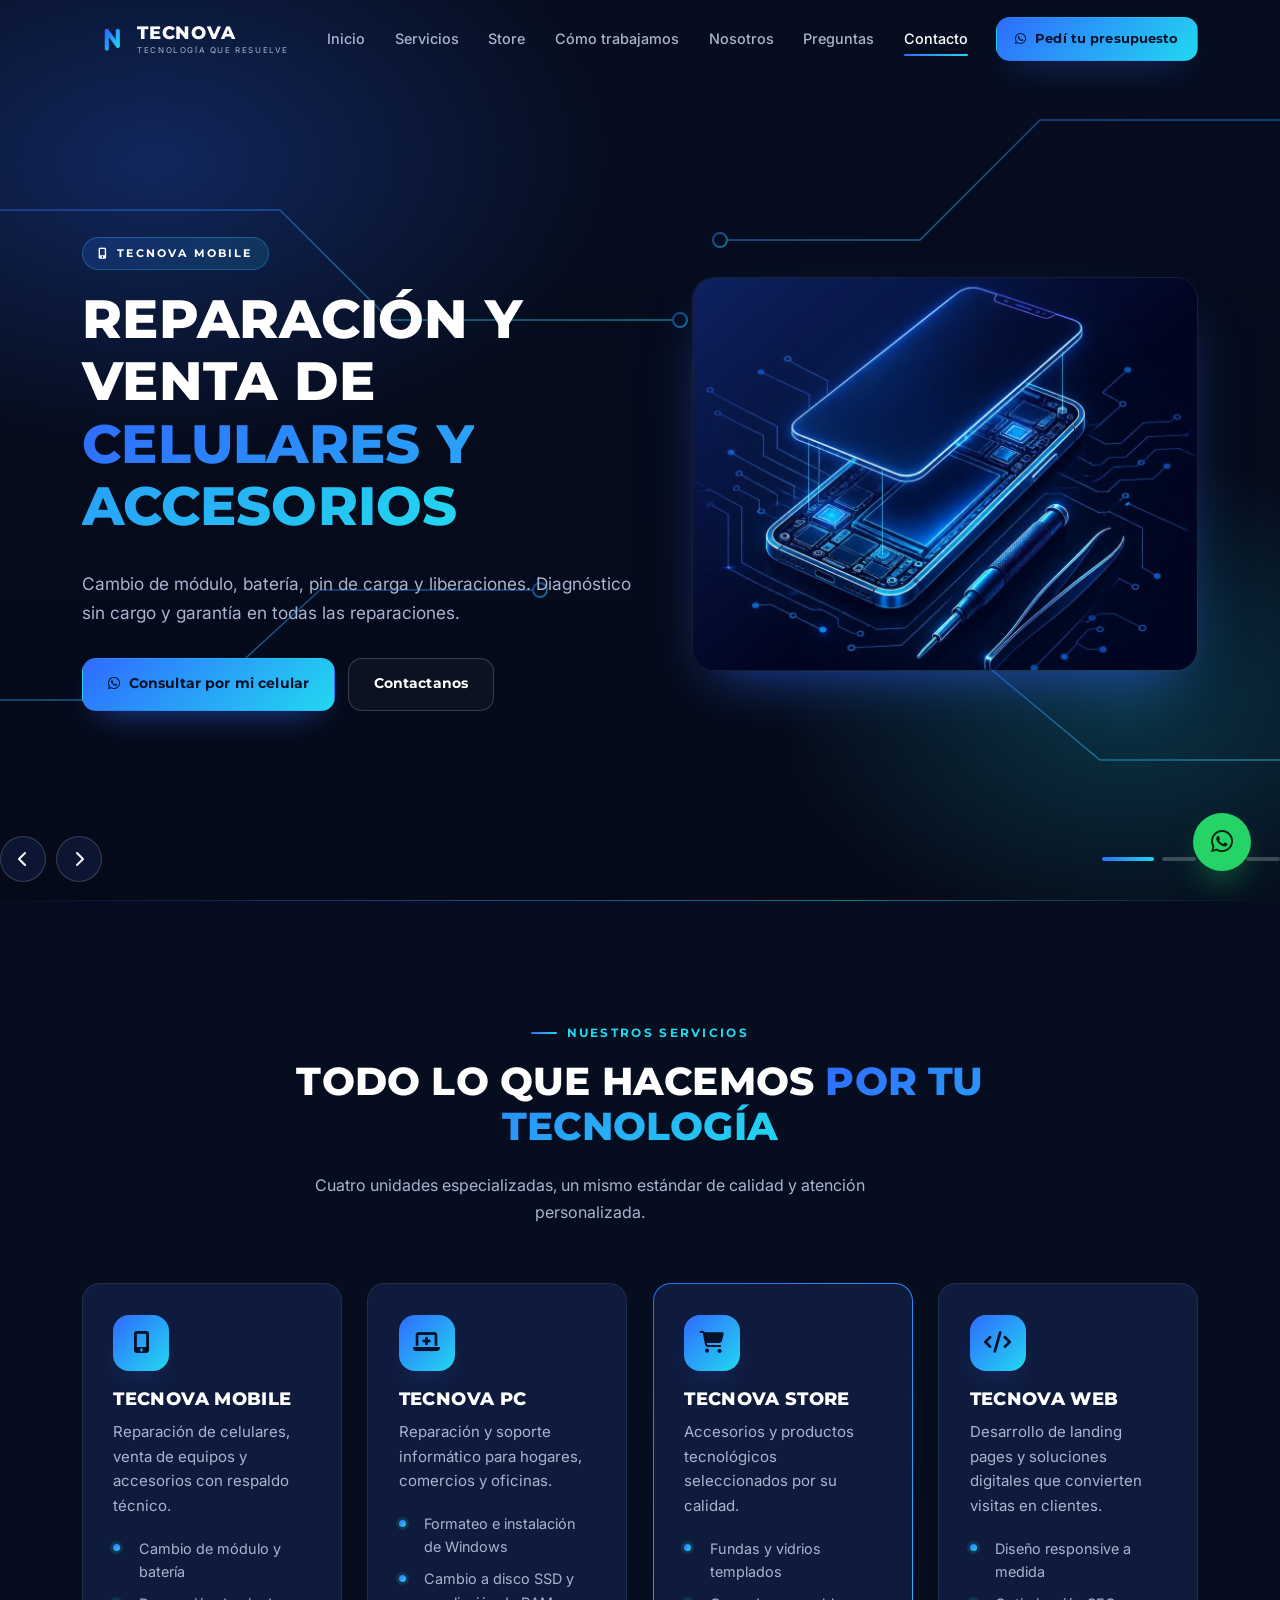
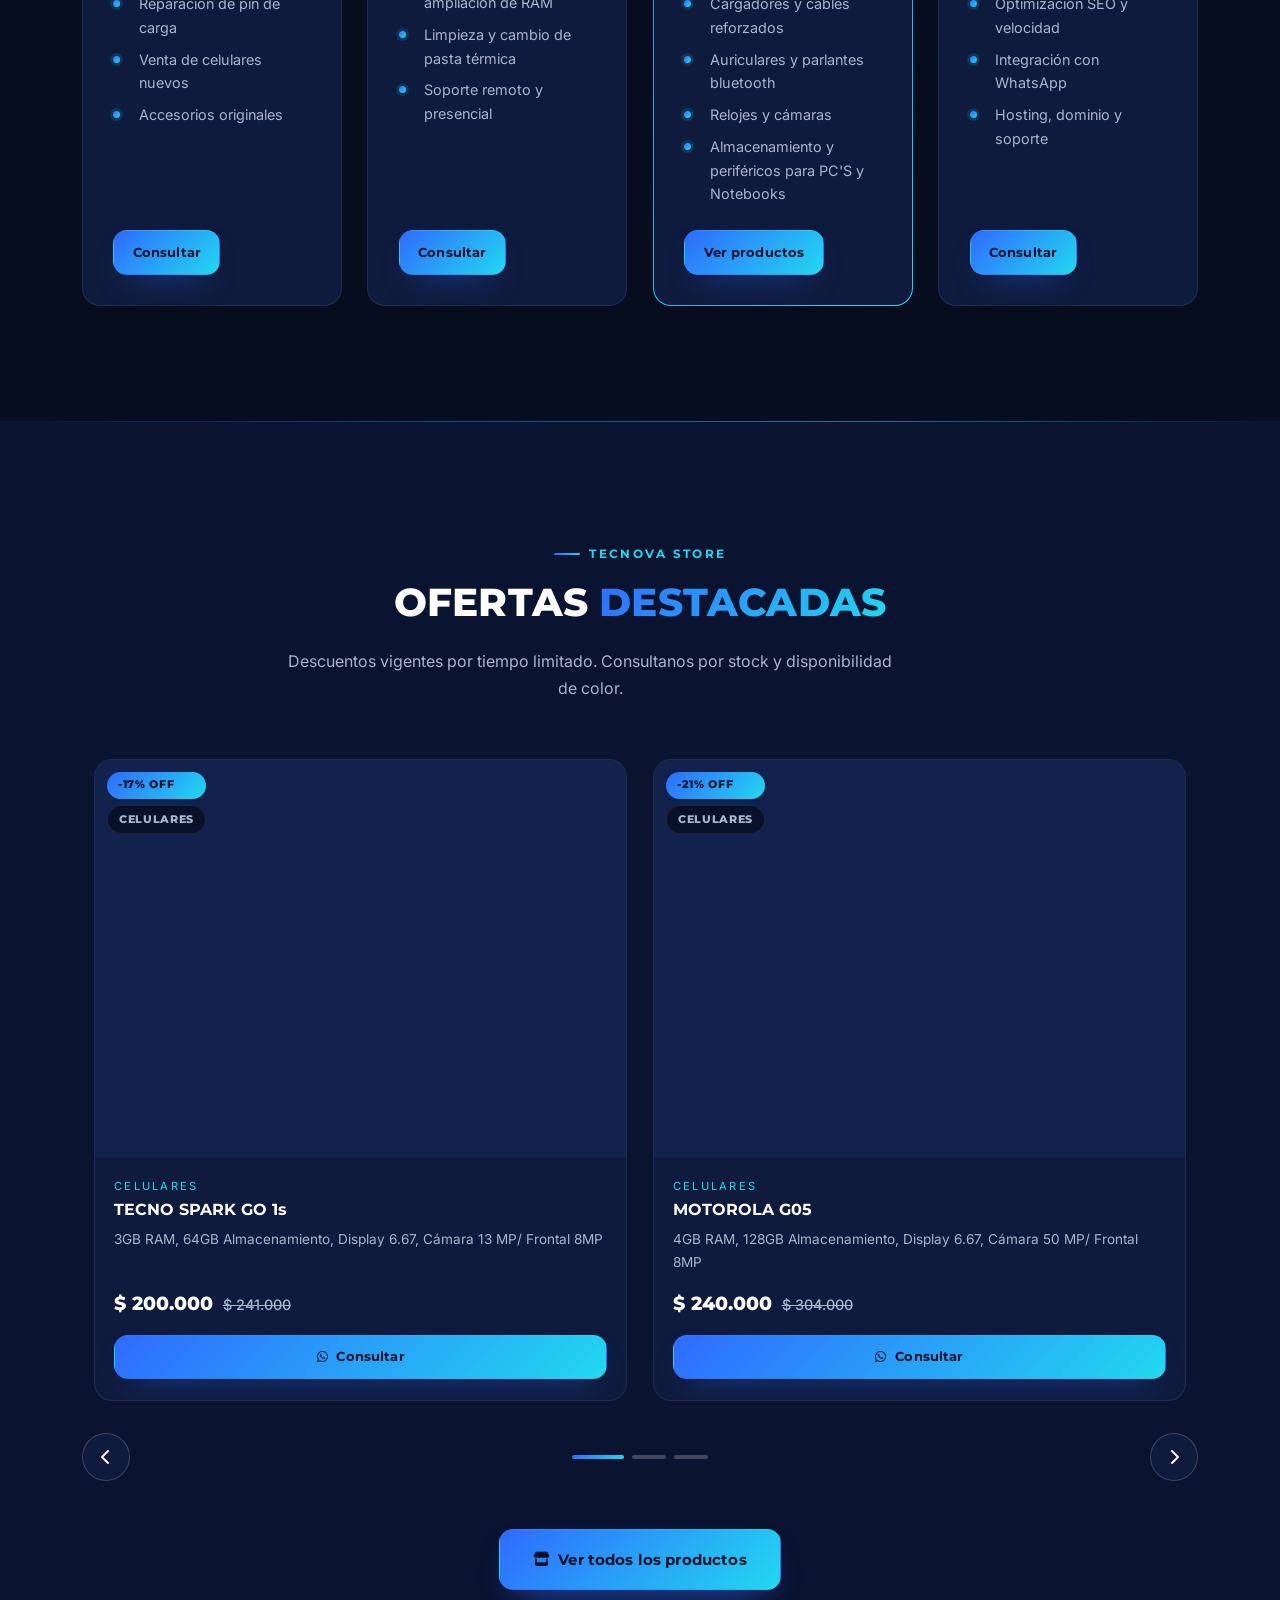
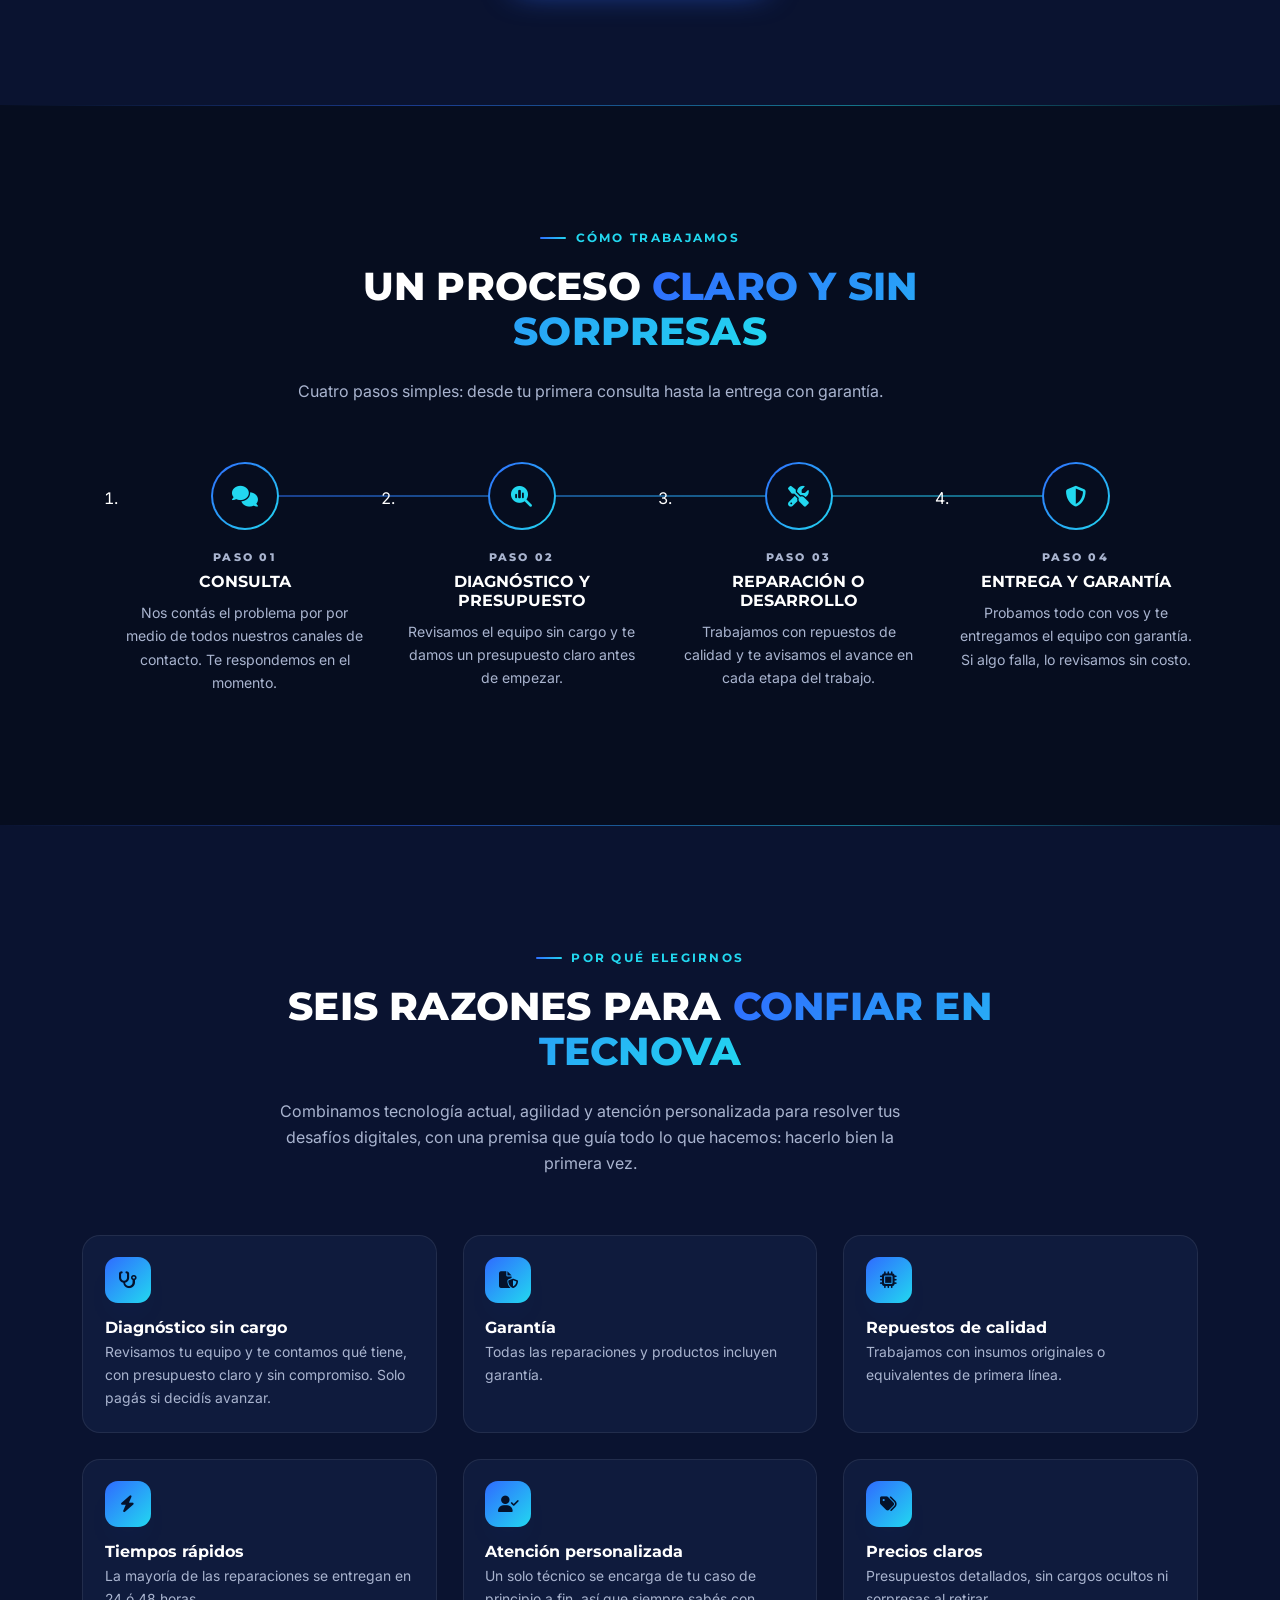
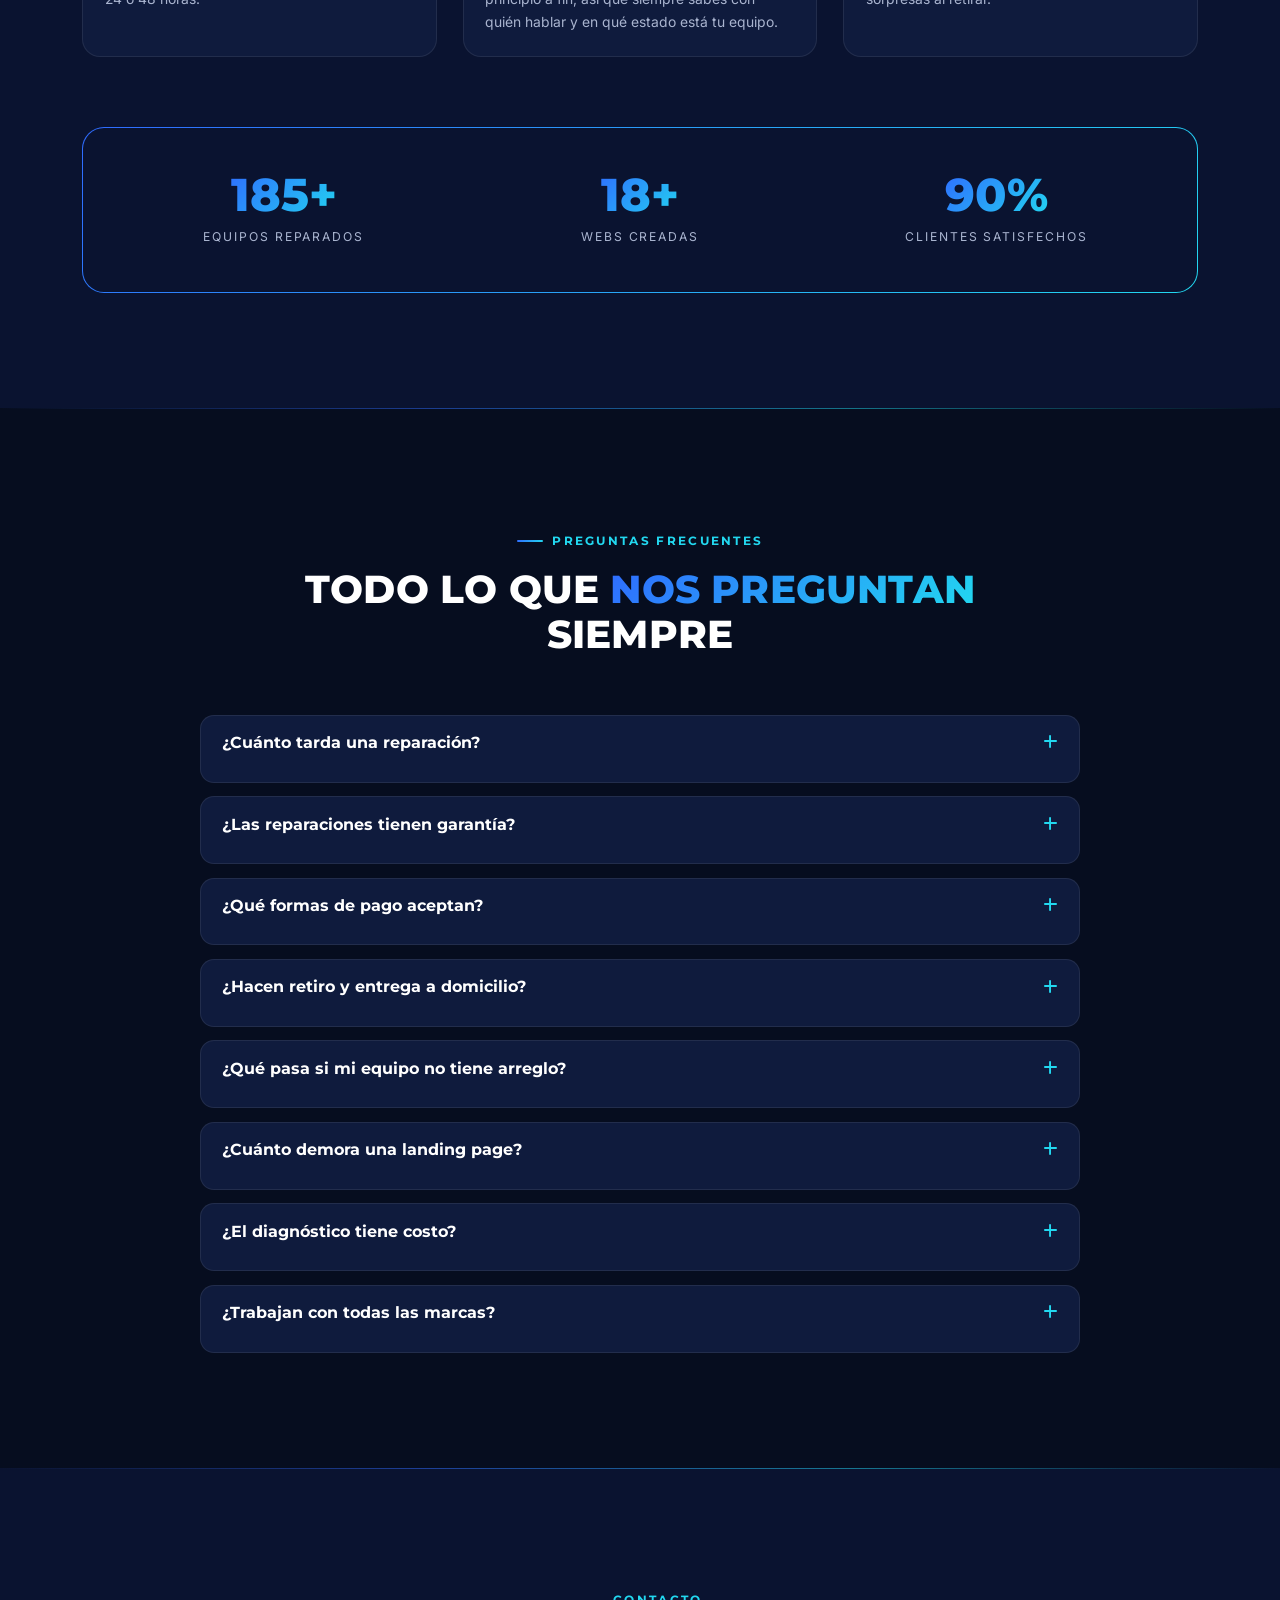
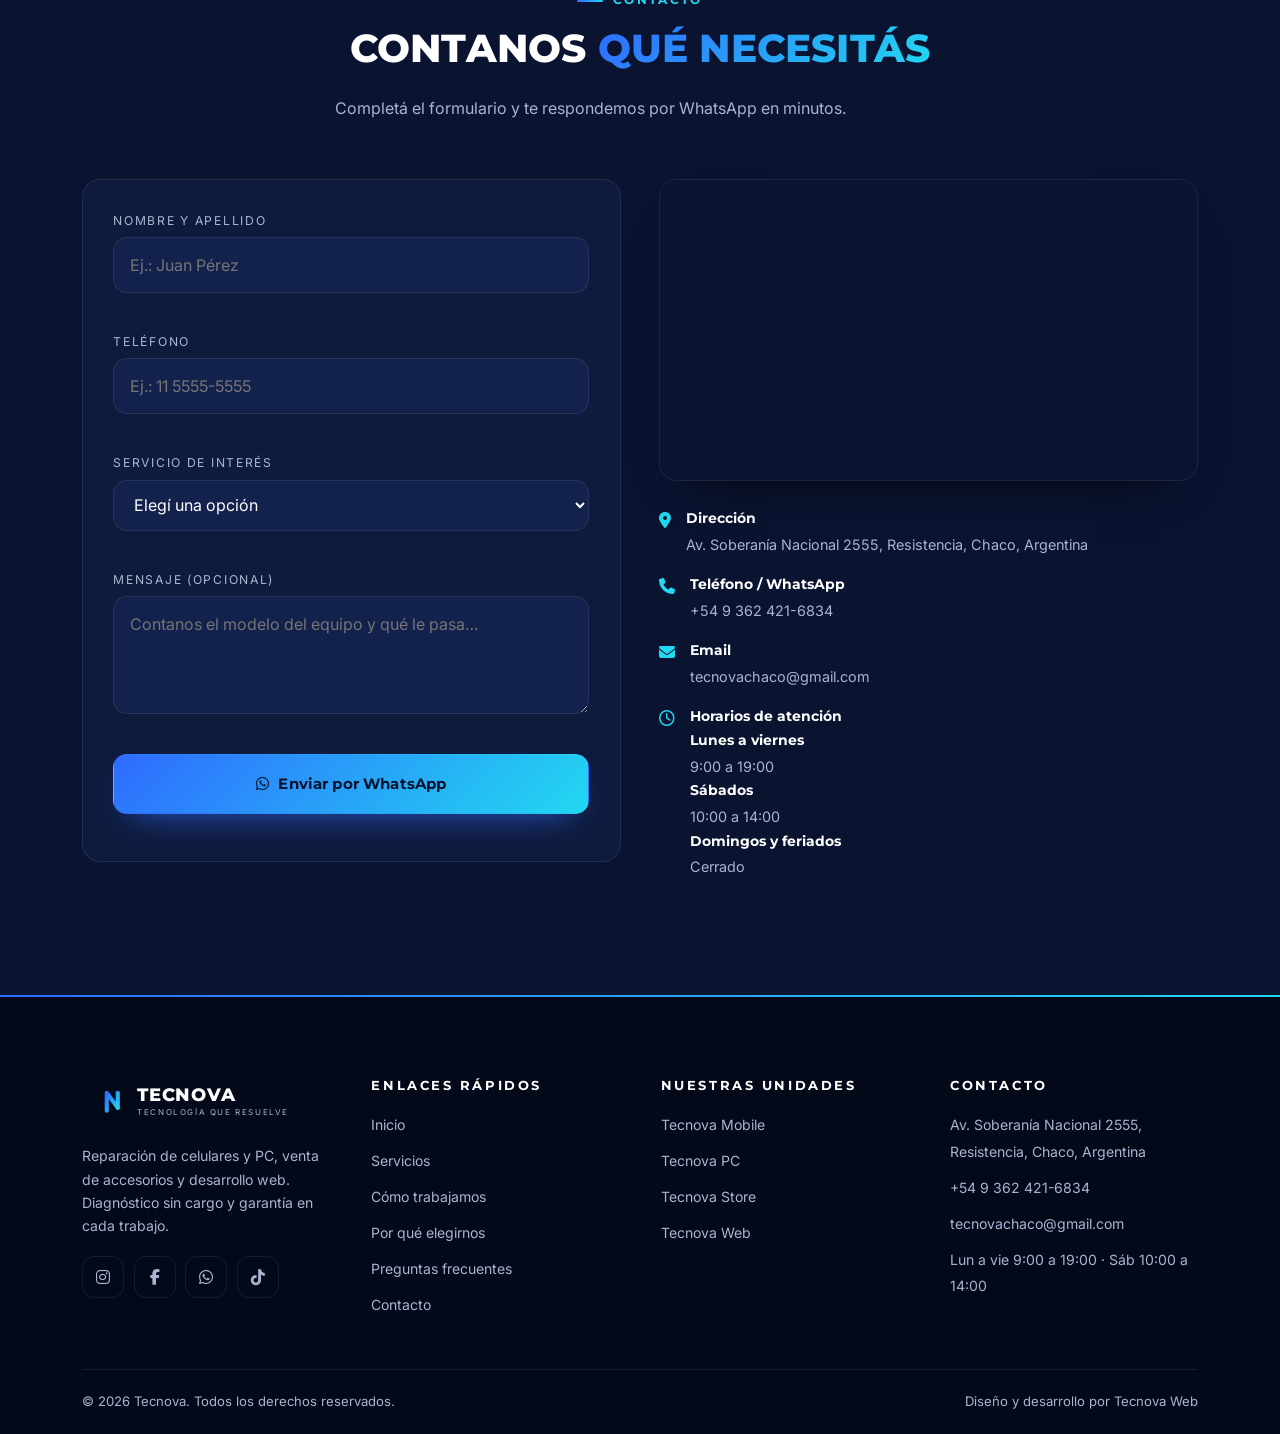
<file: index.html>
<!DOCTYPE html>
<html lang="es">
<head>
  <meta charset="UTF-8">
  <meta name="viewport" content="width=device-width, initial-scale=1.0">
  <meta name="theme-color" content="#060D1F">

  <title>Tecnova Chaco</title>
  <meta name="description" content="Tecnova: reparación y venta de celulares, soporte informático, accesorios tecnológicos y desarrollo de landing pages. Diagnóstico sin cargo y garantía escrita.">

  <!-- Open Graph -->
  <meta property="og:type" content="website">
  <meta property="og:site_name" content="Tecnova">
  <meta property="og:title" content="Tecnova | Tecnología que resuelve">
  <meta property="og:description" content="Reparación de celulares y PC, accesorios tecnológicos y landing pages. Diagnóstico sin cargo y garantía escrita.">
  <meta property="og:image" content="assets/og-tecnova.jpg">
  <meta property="og:url" content="https://www.tecnova.com.ar/">
  <meta name="twitter:card" content="summary_large_image">

  <!-- Favicon con el isotipo TN (SVG en línea, sin archivo externo) -->
  <link rel="icon" type="image/svg+xml" href="data:image/svg+xml,%3Csvg xmlns='http://www.w3.org/2000/svg' viewBox='0 0 64 64'%3E%3Cdefs%3E%3ClinearGradient id='g' x1='0' y1='0' x2='1' y2='1'%3E%3Cstop offset='0' stop-color='%232F6BFF'/%3E%3Cstop offset='1' stop-color='%2322D8F0'/%3E%3C/linearGradient%3E%3C/defs%3E%3Crect width='64' height='64' rx='14' fill='%23060D1F'/%3E%3Cg fill='none' stroke='url(%23g)' stroke-width='6' stroke-linecap='round' stroke-linejoin='round'%3E%3Cpath d='M10 14h20'/%3E%3Cpath d='M20 14v36'/%3E%3Cpath d='M36 46V20l16 22V20'/%3E%3C/g%3E%3C/svg%3E">

  <!-- Tipografías -->
  <link rel="preconnect" href="https://fonts.googleapis.com">
  <link rel="preconnect" href="https://fonts.gstatic.com" crossorigin>
  <link href="https://fonts.googleapis.com/css2?family=Montserrat:wght@700;800&family=Inter:wght@400;500;600;700&display=swap" rel="stylesheet">

  <!-- Íconos -->
  <link rel="stylesheet" href="https://cdnjs.cloudflare.com/ajax/libs/font-awesome/6.5.2/css/all.min.css">

  <!-- Estilos propios -->
  <link rel="stylesheet" href="css/styles.css">
</head>

<body>
  <a class="skip-link" href="#inicio">Saltar al contenido principal</a>

  <!-- =====================================================================
       1. HEADER FIJO
       ===================================================================== -->
  <header class="site-header" id="header">
    <div class="container site-header__inner">

      <!-- Logo de marca; el fallback horizontal mantiene el header estable -->
      <a class="brand" href="#inicio" aria-label="Tecnova — ir al inicio">
        <img class="brand__logo" src="assets/logo.jpeg" alt="Tecnova, tecnología que resuelve" data-logo width="200" height="88">
        <!-- Fallback con isotipo TN si falta el archivo del logo -->
        <span class="brand__fallback" aria-hidden="true">
          <svg viewBox="0 0 64 64" role="img">
            <defs>
              <linearGradient id="tnHeader" x1="0" y1="0" x2="1" y2="1">
                <stop offset="0" stop-color="#2F6BFF"/><stop offset="1" stop-color="#22D8F0"/>
              </linearGradient>
            </defs>
            <g fill="none" stroke="url(#tnHeader)" stroke-width="6" stroke-linecap="round" stroke-linejoin="round">
              <path d="M10 14h20"/><path d="M20 14v36"/><path d="M36 46V20l16 22V20"/>
            </g>
          </svg>
          <span class="brand__fallback-text"><strong>TECNOVA</strong><small>Tecnología que resuelve</small></span>
        </span>
      </a>

      <!-- Navegación -->
      <nav class="nav" id="nav" aria-label="Menú principal">
        <ul class="nav__list">
          <li><a class="nav__link" href="#inicio">Inicio</a></li>
          <li><a class="nav__link" href="#servicios">Servicios</a></li>
          <li><a class="nav__link" href="store.html">Store</a></li>
          <li><a class="nav__link" href="#como-trabajamos">Cómo trabajamos</a></li>
          <li><a class="nav__link" href="#nosotros">Nosotros</a></li>
          <li><a class="nav__link" href="#preguntas">Preguntas</a></li>
          <li><a class="nav__link" href="#contacto">Contacto</a></li>
        </ul>
      </nav>

      <div class="site-header__actions">
        <a class="btn btn--primary btn--sm" data-wa="presupuesto" href="#contacto">
          <i class="fa-brands fa-whatsapp" aria-hidden="true"></i> Pedí tu presupuesto
        </a>
        <button class="nav-toggle" id="navToggle" type="button" aria-label="Abrir menú" aria-expanded="false" aria-controls="nav">
          <span></span><span></span><span></span>
        </button>
      </div>
    </div>
  </header>

  <main id="inicio">

    <!-- ===================================================================
         2. HERO CARRUSEL (4 slides, uno por categoría)
         =================================================================== -->
    <section class="hero" data-hero tabindex="-1" aria-roledescription="carrusel" aria-label="Presentación de servicios Tecnova">
      <div class="hero__bg" aria-hidden="true"></div>

      <!-- Motivo de circuito con nodos circulares -->
      <div class="hero__circuit" aria-hidden="true">
        <svg viewBox="0 0 1440 900" preserveAspectRatio="xMidYMid slice">
          <defs>
            <linearGradient id="heroCircuitGradient" x1="0" y1="0" x2="1" y2="1">
              <stop offset="0" stop-color="#2F6BFF"/><stop offset="1" stop-color="#22D8F0"/>
            </linearGradient>
          </defs>
          <g class="circuit-stroke">
            <path d="M-20 210 H360 L470 320 H760"/>
            <path d="M1460 120 H1120 L1000 240 H800"/>
            <path d="M-20 700 H280 L400 590 H620"/>
            <path d="M1460 760 H1180 L1060 660 H880"/>
          </g>
          <g class="circuit-node">
            <circle cx="760" cy="320" r="7"/><circle cx="800" cy="240" r="7"/>
            <circle cx="620" cy="590" r="7"/><circle cx="880" cy="660" r="7"/>
          </g>
        </svg>
      </div>

      <div class="container">
        <div class="hero__viewport">

          <!-- Slide 1 · Tecnova Mobile -->
          <article class="hero__slide is-active" aria-roledescription="slide" aria-label="1 de 4: Tecnova Mobile">
            <div class="hero__content">
              <span class="hero__badge"><i class="fa-solid fa-mobile-screen-button" aria-hidden="true"></i> Tecnova Mobile</span>
              <h1 class="hero__title">Reparación y venta de <span class="text-gradient">celulares y accesorios</span></h1>
              <p class="hero__text">Cambio de módulo, batería, pin de carga y liberaciones. Diagnóstico sin cargo y garantía en todas las reparaciones.</p>
              <div class="hero__actions">
                <a class="btn btn--primary" data-wa="mobile" href="#contacto"><i class="fa-brands fa-whatsapp" aria-hidden="true"></i> Consultar por mi celular</a>
                <a class="btn btn--outline" href="#contacto">Contactanos</a>
              </div>
            </div>
            <div class="hero__media">
              <img src="./assets/tecnovaMobile.png" alt="Técnico reparando un teléfono celular en el taller de Tecnova" width="900" height="700">
            </div>
          </article>

          <!-- Slide 2 · Tecnova PC -->
          <article class="hero__slide" aria-roledescription="slide" aria-label="2 de 4: Tecnova PC">
            <div class="hero__content">
              <span class="hero__badge"><i class="fa-solid fa-laptop" aria-hidden="true"></i> Tecnova PC</span>
              <h1 class="hero__title">Reparación y <span class="text-gradient">soporte informático</span></h1>
              <p class="hero__text">Instalación de sistemas y programas, instalación de SSD, limpieza, recuperación de datos y soporte remoto o presencial.</p>
              <div class="hero__actions">
                <a class="btn btn--primary" data-wa="pc" href="#contacto"><i class="fa-brands fa-whatsapp" aria-hidden="true"></i> Quiero soporte técnico</a>
                <a class="btn btn--outline" href="#contacto">Contactanos</a>
              </div>
            </div>
            <div class="hero__media">
              <img src="./assets/tecnovaPC.png" alt="Reparación de notebooks y computadoras de escritorio en Tecnova" loading="lazy" width="900" height="700">
            </div>
          </article>

          <!-- Slide 3 · Tecnova Store -->
          <article class="hero__slide" aria-roledescription="slide" aria-label="3 de 4: Tecnova Store">
            <div class="hero__content">
              <span class="hero__badge"><i class="fa-solid fa-cart-shopping" aria-hidden="true"></i> Tecnova Store</span>
              <h1 class="hero__title">Accesorios y <span class="text-gradient">productos tecnológicos</span></h1>
              <p class="hero__text">Fundas, cargadores, auriculares, vidrios templados y más. Stock permanente, productos originales y precios claros.</p>
              <div class="hero__actions">
                <a class="btn btn--primary" href="store.html"><i class="fa-solid fa-bag-shopping" aria-hidden="true"></i> Ver la tienda</a>
                <a class="btn btn--outline" href="#contacto">Contactanos</a>
              </div>
            </div>
            <div class="hero__media">
              <img src="./assets/tecnovaStore.png" alt="Accesorios y productos tecnológicos disponibles en Tecnova Store" loading="lazy" width="900" height="700">
            </div>
          </article>

          <!-- Slide 4 · Tecnova Web -->
          <article class="hero__slide" aria-roledescription="slide" aria-label="4 de 4: Tecnova Web">
            <div class="hero__content">
              <span class="hero__badge"><i class="fa-solid fa-code" aria-hidden="true"></i> Tecnova Web</span>
              <h1 class="hero__title">Desarrollo de <span class="text-gradient">landing pages</span> y soluciones digitales</h1>
              <p class="hero__text">Sitios rápidos, optimizados y pensados para vender. Diseño a medida, hosting y dominio incluidos.</p>
              <div class="hero__actions">
                <a class="btn btn--primary" data-wa="web" href="#contacto"><i class="fa-brands fa-whatsapp" aria-hidden="true"></i> Quiero mi landing page</a>
                <a class="btn btn--outline" href="#contacto">Contactanos</a>
              </div>
            </div>
            <div class="hero__media">
              <img src="./assets/tecnovaWeb.png" alt="Diseño y desarrollo de landing pages y soluciones digitales" loading="lazy" width="900" height="700">
            </div>
          </article>

        </div>

        <!-- Controles -->
        <div class="carousel-nav">
          <div class="carousel-arrows">
            <button class="carousel-arrow" type="button" data-hero-prev aria-label="Slide anterior">
              <i class="fa-solid fa-chevron-left" aria-hidden="true"></i>
            </button>
            <button class="carousel-arrow" type="button" data-hero-next aria-label="Slide siguiente">
              <i class="fa-solid fa-chevron-right" aria-hidden="true"></i>
            </button>
          </div>
          <div class="carousel-dots" data-hero-dots role="tablist" aria-label="Seleccionar slide"></div>
        </div>
      </div>
    </section>

    <!-- ===================================================================
         3. SERVICIOS
         =================================================================== -->
    <section class="section section--divider" id="servicios">
      <div class="container">
        <header class="section__head section__head--center reveal">
          <span class="eyebrow">Nuestros servicios</span>
          <h2 class="section__title">Todo lo que hacemos <span class="text-gradient">por tu tecnología</span></h2>
          <p class="section__text">Cuatro unidades especializadas, un mismo estándar de calidad y atención personalizada.</p>
        </header>

        <div class="grid grid--4">

          <article class="card reveal">
            <span class="icon-badge"><i class="fa-solid fa-mobile-screen-button" aria-hidden="true"></i></span>
            <h3 class="card__title">Tecnova Mobile</h3>
            <p class="card__text">Reparación de celulares, venta de equipos y accesorios con respaldo técnico.</p>
            <ul class="check-list">
              <li>Cambio de módulo y batería</li>
              <li>Reparación de pin de carga</li>
              <li>Venta de celulares nuevos</li>
              <li>Accesorios originales</li>
            </ul>
            <div class="card__footer">
              <a class="btn btn--primary btn--sm" data-wa="mobile" href="#contacto">Consultar</a>
            </div>
          </article>

          <article class="card reveal">
            <span class="icon-badge"><i class="fa-solid fa-laptop-medical" aria-hidden="true"></i></span>
            <h3 class="card__title">Tecnova PC</h3>
            <p class="card__text">Reparación y soporte informático para hogares, comercios y oficinas.</p>
            <ul class="check-list">
              <li>Formateo e instalación de Windows</li>
              <li>Cambio a disco SSD y ampliación de RAM</li>
              <li>Limpieza y cambio de pasta térmica</li>
              <li>Soporte remoto y presencial</li>
            </ul>
            <div class="card__footer">
              <a class="btn btn--primary btn--sm" data-wa="pc" href="#contacto">Consultar</a>
            </div>
          </article>

          <article class="card card--featured reveal">
            <span class="icon-badge"><i class="fa-solid fa-cart-shopping" aria-hidden="true"></i></span>
            <h3 class="card__title">Tecnova Store</h3>
            <p class="card__text">Accesorios y productos tecnológicos seleccionados por su calidad.</p>
            <ul class="check-list">
              <li>Fundas y vidrios templados</li>
              <li>Cargadores y cables reforzados</li>
              <li>Auriculares y parlantes bluetooth</li>
              <li>Relojes y cámaras</li>
              <li>Almacenamiento y periféricos para PC'S y Notebooks</li>
            </ul>
            <div class="card__footer">
              <a class="btn btn--primary btn--sm" href="store.html">Ver productos</a>
            </div>
          </article>

          <article class="card reveal">
            <span class="icon-badge"><i class="fa-solid fa-code" aria-hidden="true"></i></span>
            <h3 class="card__title">Tecnova Web</h3>
            <p class="card__text">Desarrollo de landing pages y soluciones digitales que convierten visitas en clientes.</p>
            <ul class="check-list">
              <li>Diseño responsive a medida</li>
              <li>Optimización SEO y velocidad</li>
              <li>Integración con WhatsApp</li>
              <li>Hosting, dominio y soporte</li>
            </ul>
            <div class="card__footer">
              <a class="btn btn--primary btn--sm" href="tecnova-web.html">Consultar</a>
            </div>
          </article>

        </div>
      </div>
    </section>

    <!-- ===================================================================
         4. STORE — Ofertas destacadas (carrusel de 6 productos)
         =================================================================== -->
    <section class="section section--alt section--divider" id="store">
      <div class="container">
        <header class="section__head section__head--center reveal">
          <span class="eyebrow">Tecnova Store</span>
          <h2 class="section__title">Ofertas <span class="text-gradient">destacadas</span></h2>
          <p class="section__text">Descuentos vigentes por tiempo limitado. Consultanos por stock y disponibilidad de color.</p>
        </header>

        <div class="carousel reveal" data-offers>
          <div class="carousel__viewport">
            <ul class="carousel__track" id="offersTrack" aria-label="Productos en oferta"></ul>
          </div>

          <div class="carousel__controls">
            <button class="carousel__arrow" type="button" data-offers-prev aria-label="Ofertas anteriores">
              <i class="fa-solid fa-chevron-left" aria-hidden="true"></i>
            </button>
            <div class="carousel-dots" data-offers-dots aria-label="Seleccionar grupo de ofertas"></div>
            <button class="carousel__arrow" type="button" data-offers-next aria-label="Ofertas siguientes">
              <i class="fa-solid fa-chevron-right" aria-hidden="true"></i>
            </button>
          </div>
        </div>

        <div class="carousel__cta reveal">
          <a class="btn btn--primary btn--lg" href="store.html">
            <i class="fa-solid fa-store" aria-hidden="true"></i> Ver todos los productos
          </a>
        </div>
      </div>
    </section>

    <!-- ===================================================================
         5. ¿CÓMO TRABAJAMOS? — línea de tiempo con estilo circuito
         =================================================================== -->
    <section class="section section--divider" id="como-trabajamos">
      <div class="container">
        <header class="section__head section__head--center reveal">
          <span class="eyebrow">Cómo trabajamos</span>
          <h2 class="section__title">Un proceso <span class="text-gradient">claro y sin sorpresas</span></h2>
          <p class="section__text">Cuatro pasos simples: desde tu primera consulta hasta la entrega con garantía.</p>
        </header>

        <ol class="timeline">
          <li class="timeline__step reveal">
            <span class="timeline__node"><i class="fa-solid fa-comments" aria-hidden="true"></i></span>
            <div>
              <span class="timeline__num">Paso 01</span>
              <h3 class="timeline__title">Consulta</h3>
              <p class="timeline__text">Nos contás el problema por por medio de todos nuestros canales de contacto. Te respondemos en el momento.</p>
            </div>
          </li>
          <li class="timeline__step reveal">
            <span class="timeline__node"><i class="fa-solid fa-magnifying-glass-chart" aria-hidden="true"></i></span>
            <div>
              <span class="timeline__num">Paso 02</span>
              <h3 class="timeline__title">Diagnóstico y presupuesto</h3>
              <p class="timeline__text">Revisamos el equipo sin cargo y te damos un presupuesto claro antes de empezar.</p>
            </div>
          </li>
          <li class="timeline__step reveal">
            <span class="timeline__node"><i class="fa-solid fa-screwdriver-wrench" aria-hidden="true"></i></span>
            <div>
              <span class="timeline__num">Paso 03</span>
              <h3 class="timeline__title">Reparación o desarrollo</h3>
              <p class="timeline__text">Trabajamos con repuestos de calidad y te avisamos el avance en cada etapa del trabajo.</p>
            </div>
          </li>
          <li class="timeline__step reveal">
            <span class="timeline__node"><i class="fa-solid fa-shield-halved" aria-hidden="true"></i></span>
            <div>
              <span class="timeline__num">Paso 04</span>
              <h3 class="timeline__title">Entrega y garantía</h3>
              <p class="timeline__text">Probamos todo con vos y te entregamos el equipo con garantía. Si algo falla, lo revisamos sin costo.</p>
            </div>
          </li>
        </ol>
      </div>
    </section>

    <!-- ===================================================================
         6. ¿POR QUÉ ELEGIRNOS? + contadores
         =================================================================== -->
    <section class="section section--alt section--divider" id="nosotros">
      <div class="container">
        <header class="section__head section__head--center reveal">
          <span class="eyebrow">Por qué elegirnos</span>
          <h2 class="section__title">Seis razones para <span class="text-gradient">confiar en Tecnova</span></h2>
          <p class="section__text">Combinamos tecnología actual, agilidad y atención personalizada para resolver tus desafíos digitales, con una premisa que guía todo lo que hacemos: hacerlo bien la primera vez.</p>
        </header>

        <div class="grid grid--3">
          <article class="card benefit reveal">
            <span class="icon-badge"><i class="fa-solid fa-stethoscope" aria-hidden="true"></i></span>
            <div>
              <h3 class="benefit__title">Diagnóstico sin cargo</h3>
              <p class="benefit__text">Revisamos tu equipo y te contamos qué tiene, con presupuesto claro y sin compromiso. Solo pagás si decidís avanzar.</p>
            </div>
          </article>

          <article class="card benefit reveal">
            <span class="icon-badge"><i class="fa-solid fa-file-shield" aria-hidden="true"></i></span>
            <div>
              <h3 class="benefit__title">Garantía</h3>
              <p class="benefit__text">Todas las reparaciones y productos incluyen garantía.</p>
            </div>
          </article>

          <article class="card benefit reveal">
            <span class="icon-badge"><i class="fa-solid fa-microchip" aria-hidden="true"></i></span>
            <div>
              <h3 class="benefit__title">Repuestos de calidad</h3>
              <p class="benefit__text">Trabajamos con insumos originales o equivalentes de primera línea.</p>
            </div>
          </article>

          <article class="card benefit reveal">
            <span class="icon-badge"><i class="fa-solid fa-bolt" aria-hidden="true"></i></span>
            <div>
              <h3 class="benefit__title">Tiempos rápidos</h3>
              <p class="benefit__text">La mayoría de las reparaciones se entregan en 24 ó 48 horas.</p>
            </div>
          </article>

          <article class="card benefit reveal">
            <span class="icon-badge"><i class="fa-solid fa-user-check" aria-hidden="true"></i></span>
            <div>
              <h3 class="benefit__title">Atención personalizada</h3>
              <p class="benefit__text">Un solo técnico se encarga de tu caso de principio a fin, así que siempre sabés con quién hablar y en qué estado está tu equipo.</p>
            </div>
          </article>

          <article class="card benefit reveal">
            <span class="icon-badge"><i class="fa-solid fa-tags" aria-hidden="true"></i></span>
            <div>
              <h3 class="benefit__title">Precios claros</h3>
              <p class="benefit__text">Presupuestos detallados, sin cargos ocultos ni sorpresas al retirar.</p>
            </div>
          </article>
        </div>

        <!-- Franja de contadores animados -->
        <div class="stats reveal">
          <div class="stat">
            <span class="stat__value text-gradient" data-counter="200" data-suffix="+">0</span>
            <span class="stat__label">Equipos reparados</span>
          </div>
          <div class="stat">
            <span class="stat__value text-gradient" data-counter="20" data-suffix="+">0</span>
            <span class="stat__label">Webs creadas</span>
          </div>
          <div class="stat">
            <span class="stat__value text-gradient" data-counter="98" data-suffix="%">0</span>
            <span class="stat__label">Clientes satisfechos</span>
          </div>
        </div>
      </div>
    </section>

    <!-- ===================================================================
         7. PREGUNTAS FRECUENTES
         =================================================================== -->
    <section class="section section--divider" id="preguntas">
      <div class="container">
        <header class="section__head section__head--center reveal">
          <span class="eyebrow">Preguntas frecuentes</span>
          <h2 class="section__title">Todo lo que <span class="text-gradient">nos preguntan</span> siempre</h2>
        </header>

        <div class="faq">
          <div class="faq__item reveal">
            <h3><button class="faq__question" type="button" aria-expanded="false" aria-controls="faq1">¿Cuánto tarda una reparación?<i class="fa-solid fa-plus faq__icon" aria-hidden="true"></i></button></h3>
            <div class="faq__answer" id="faq1"><div class="faq__answer-inner">La mayoría de las reparaciones se entregan el mismo día. Si hay que pedir un repuesto específico, puede demorar entre 24 y 72 horas. Siempre te confirmamos el plazo antes de arrancar.</div></div>
          </div>

          <div class="faq__item reveal">
            <h3><button class="faq__question" type="button" aria-expanded="false" aria-controls="faq2">¿Las reparaciones tienen garantía?<i class="fa-solid fa-plus faq__icon" aria-hidden="true"></i></button></h3>
            <div class="faq__answer" id="faq2"><div class="faq__answer-inner">Sí. Todas nuestras reparaciones incluyen garantía que cubre el repuesto colocado y la mano de obra. Los productos de la tienda tienen además la garantía del fabricante.</div></div>
          </div>

          <div class="faq__item reveal">
            <h3><button class="faq__question" type="button" aria-expanded="false" aria-controls="faq3">¿Qué formas de pago aceptan?<i class="fa-solid fa-plus faq__icon" aria-hidden="true"></i></button></h3>
            <div class="faq__answer" id="faq3"><div class="faq__answer-inner"> Por el momento aceptamos efectivo y transferencia bancaria. Próximamente contaremos con la posibilidad de aceptar tarjetas de crédito.</div></div>
          </div>

          <div class="faq__item reveal">
            <h3><button class="faq__question" type="button" aria-expanded="false" aria-controls="faq4">¿Hacen retiro y entrega a domicilio?<i class="fa-solid fa-plus faq__icon" aria-hidden="true"></i></button></h3>
            <div class="faq__answer" id="faq4"><div class="faq__answer-inner">Sí, coordinamos retiro y entrega a domicilio dentro de la zona. Para notebooks y PC de escritorio también ofrecemos soporte remoto cuando el problema es de software.</div></div>
          </div>

          <div class="faq__item reveal">
            <h3><button class="faq__question" type="button" aria-expanded="false" aria-controls="faq5">¿Qué pasa si mi equipo no tiene arreglo?<i class="fa-solid fa-plus faq__icon" aria-hidden="true"></i></button></h3>
            <div class="faq__answer" id="faq5"><div class="faq__answer-inner">Te lo informamos con sinceridad y sin costo. Si el arreglo no es conveniente, te devolvemos el equipo sin cargo y te asesoramos sobre las mejores opciones: recuperar tus datos o renovar el equipo.</div></div>
          </div>

          <div class="faq__item reveal">
            <h3><button class="faq__question" type="button" aria-expanded="false" aria-controls="faq6">¿Cuánto demora una landing page?<i class="fa-solid fa-plus faq__icon" aria-hidden="true"></i></button></h3>
            <div class="faq__answer" id="faq6"><div class="faq__answer-inner">Una landing page estándar se entrega en 7 a 10 días hábiles, incluyendo diseño, desarrollo, integración con WhatsApp y publicación con dominio propio. Proyectos más grandes se cotizan aparte.</div></div>
          </div>

          <div class="faq__item reveal">
            <h3><button class="faq__question" type="button" aria-expanded="false" aria-controls="faq7">¿El diagnóstico tiene costo?<i class="fa-solid fa-plus faq__icon" aria-hidden="true"></i></button></h3>
            <div class="faq__answer" id="faq7"><div class="faq__answer-inner">No, el diagnóstico es sin cargo y sin compromiso. Si decidís reparar con nosotros, el presupuesto que te dimos es el precio final.</div></div>
          </div>

          <div class="faq__item reveal">
            <h3><button class="faq__question" type="button" aria-expanded="false" aria-controls="faq8">¿Trabajan con todas las marcas?<i class="fa-solid fa-plus faq__icon" aria-hidden="true"></i></button></h3>
            <div class="faq__answer" id="faq8"><div class="faq__answer-inner">Sí: Samsung, Apple, Motorola, Xiaomi, Huawei, TCL, Honor y más. En informática trabajamos con todas las marcas de notebooks y PC de escritorio, tanto con Windows como con macOS o Linux.</div></div>
          </div>
        </div>
      </div>
    </section>

    <!-- ===================================================================
         8. CONTACTO Y UBICACIÓN
         =================================================================== -->
    <section class="section section--alt section--divider" id="contacto">
      <div class="container">
        <header class="section__head section__head--center reveal">
          <span class="eyebrow">Contacto</span>
          <h2 class="section__title">Contanos <span class="text-gradient">qué necesitás</span></h2>
          <p class="section__text">Completá el formulario y te respondemos por WhatsApp en minutos.</p>
        </header>

        <div class="contact-grid">

          <!-- Columna izquierda: formulario -->
          <div class="card reveal">
            <form class="form" id="contactForm" novalidate>
              <div class="field">
                <label for="nombre">Nombre y apellido</label>
                <input type="text" id="nombre" name="nombre" placeholder="Ej.: Juan Pérez" autocomplete="name" required>
                <span class="field__error" aria-live="polite"></span>
              </div>

              <div class="field">
                <label for="telefono">Teléfono</label>
                <input type="tel" id="telefono" name="telefono" placeholder="Ej.: 11 5555-5555" autocomplete="tel" required>
                <span class="field__error" aria-live="polite"></span>
              </div>

              <div class="field">
                <label for="servicio">Servicio de interés</label>
                <select id="servicio" name="servicio" required>
                  <option value="">Elegí una opción</option>
                  <option value="Tecnova Mobile">Tecnova Mobile — Reparación y venta de celulares</option>
                  <option value="Tecnova PC">Tecnova PC — Reparación y soporte informático</option>
                  <option value="Tecnova Store">Tecnova Store — Accesorios y productos</option>
                  <option value="Tecnova Web">Tecnova Web — Landing pages y soluciones digitales</option>
                </select>
                <span class="field__error" aria-live="polite"></span>
              </div>

              <div class="field">
                <label for="mensaje">Mensaje <span aria-hidden="true">(opcional)</span></label>
                <textarea id="mensaje" name="mensaje" placeholder="Contanos el modelo del equipo y qué le pasa…"></textarea>
                <span class="field__error" aria-live="polite"></span>
              </div>

              <button class="btn btn--primary btn--lg btn--block" type="submit">
                <i class="fa-brands fa-whatsapp" aria-hidden="true"></i> Enviar por WhatsApp
              </button>
              <p class="form__status" id="formStatus" role="status" aria-live="polite"></p>
            </form>
          </div>

          <!-- Columna derecha: mapa + datos -->
          <div class="reveal">
            <div class="map">
              <!-- Reemplazá el src por el de tu negocio (Google Maps → Compartir → Insertar mapa) -->
              <iframe
                title="Ubicación de Tecnova en el mapa"
                src="https://www.google.com/maps/embed?pb=!1m14!1m12!1m3!1d2502.669095636389!2d-58.98480352874673!3d-27.490777205429726!2m3!1f0!2f0!3f0!3m2!1i1024!2i768!4f13.1!5e0!3m2!1ses-419!2sar!4v1790007707141!5m2!1ses-419!2sar" width="600" height="450" style="border:0;" allowfullscreen="" loading="lazy" referrerpolicy="strict-origin-when-cross-origin"
                loading="lazy"
                referrerpolicy="no-referrer-when-downgrade"
                allowfullscreen></iframe>
            </div>

            <ul class="info-list">
              <li class="info-item">
                <i class="fa-solid fa-location-dot" aria-hidden="true"></i>
                <div><strong>Dirección</strong><span data-config="direccion">Av. Tecnológica 1234, CABA, Argentina</span></div>
              </li>
              <li class="info-item">
                <i class="fa-solid fa-phone" aria-hidden="true"></i>
                <div><strong>Teléfono / WhatsApp</strong><a data-config="telefono" href="#" target="_blank" rel="noopener">+54 9 11 0000-0000</a></div>
              </li>
              <li class="info-item">
                <i class="fa-solid fa-envelope" aria-hidden="true"></i>
                <div><strong>Email</strong><a data-config="email" href="mailto:hola@tecnova.com.ar">hola@tecnova.com.ar</a></div>
              </li>
              <li class="info-item">
                <i class="fa-regular fa-clock" aria-hidden="true"></i>
                <div>
                  <strong>Horarios de atención</strong>
                  <ul data-horarios></ul>
                </div>
              </li>
            </ul>
          </div>

        </div>
      </div>
    </section>
  </main>

  <!-- =====================================================================
       9. FOOTER
       ===================================================================== -->
  <footer class="site-footer">
    <div class="container">
      <div class="footer-grid">

        <div>
          <a class="brand" href="#inicio" aria-label="Tecnova — ir al inicio">
            <img class="brand__logo" src="assets/logo.jpeg" alt="Tecnova, tecnología que resuelve" data-logo width="180" height="80">
            <span class="brand__fallback" aria-hidden="true">
              <svg viewBox="0 0 64 64" role="img">
                <defs>
                  <linearGradient id="tnFooter" x1="0" y1="0" x2="1" y2="1">
                    <stop offset="0" stop-color="#2F6BFF"/><stop offset="1" stop-color="#22D8F0"/>
                  </linearGradient>
                </defs>
                <g fill="none" stroke="url(#tnFooter)" stroke-width="6" stroke-linecap="round" stroke-linejoin="round">
                  <path d="M10 14h20"/><path d="M20 14v36"/><path d="M36 46V20l16 22V20"/>
                </g>
              </svg>
              <span class="brand__fallback-text"><strong>TECNOVA</strong><small>Tecnología que resuelve</small></span>
            </span>
          </a>
          <p class="footer__text">Reparación de celulares y PC, venta de accesorios y desarrollo web. Diagnóstico sin cargo y garantía en cada trabajo.</p>

          <div class="socials">
            <a href="#" data-social="instagram" target="_blank" rel="noopener" aria-label="Instagram de Tecnova"><i class="fa-brands fa-instagram" aria-hidden="true"></i></a>
            <a href="#" data-social="facebook" target="_blank" rel="noopener" aria-label="Facebook de Tecnova"><i class="fa-brands fa-facebook-f" aria-hidden="true"></i></a>
            <a class="is-whatsapp" href="#" data-social="whatsapp" target="_blank" rel="noopener" aria-label="WhatsApp de Tecnova"><i class="fa-brands fa-whatsapp" aria-hidden="true"></i></a>
            <a href="#" data-social="tiktok" target="_blank" rel="noopener" aria-label="TikTok de Tecnova"><i class="fa-brands fa-tiktok" aria-hidden="true"></i></a>
          </div>
        </div>

        <nav aria-label="Enlaces rápidos">
          <h2 class="footer__title">Enlaces rápidos</h2>
          <ul class="footer__list">
            <li><a href="#inicio">Inicio</a></li>
            <li><a href="#servicios">Servicios</a></li>
            <li><a href="#como-trabajamos">Cómo trabajamos</a></li>
            <li><a href="#nosotros">Por qué elegirnos</a></li>
            <li><a href="#preguntas">Preguntas frecuentes</a></li>
            <li><a href="#contacto">Contacto</a></li>
          </ul>
        </nav>

        <nav aria-label="Categorías de servicio">
          <h2 class="footer__title">Nuestras unidades</h2>
          <ul class="footer__list">
            <li><a href="#servicios">Tecnova Mobile</a></li>
            <li><a href="#servicios">Tecnova PC</a></li>
            <li><a href="store.html">Tecnova Store</a></li>
            <li><a href="#servicios">Tecnova Web</a></li>
          </ul>
        </nav>

        <div>
          <h2 class="footer__title">Contacto</h2>
          <ul class="footer__list">
            <li><a data-config="direccion" href="#contacto">Av. Soberanía Nacional 2555, Resistencia</a></li>
            <li><a data-config="telefono" href="#" target="_blank" rel="noopener">+54  362  421-6834</a></li>
            <li><a data-config="email" href="mailto:hola@tecnova.com.ar">tecnovachaco@gmail.com</a></li>
            <li><span class="footer__text">Lun a vie 9:00 a 19:00 · Sáb 10:00 a 14:00</span></li>
          </ul>
        </div>

      </div>

      <div class="footer__bottom">
        <p>© 2026 Tecnova. Todos los derechos reservados.</p>
        <p>Diseño y desarrollo por <a href="tecnova-web.html">Tecnova Web</a></p>
      </div>
    </div>
  </footer>

  <!-- =====================================================================
       10. BOTÓN FLOTANTE DE WHATSAPP
       ===================================================================== -->
  <a class="wa-float" href="#" data-wa="general" aria-label="Escribinos por WhatsApp">
    <i class="fa-brands fa-whatsapp" aria-hidden="true"></i>
    <span class="wa-float__tooltip">¿Necesitás ayuda?</span>
  </a>

  <!-- Scripts (sin frameworks) -->
  <script src="js/products.js" defer></script>
  <script src="js/main.js" defer></script>
</body>
</html>
</file>
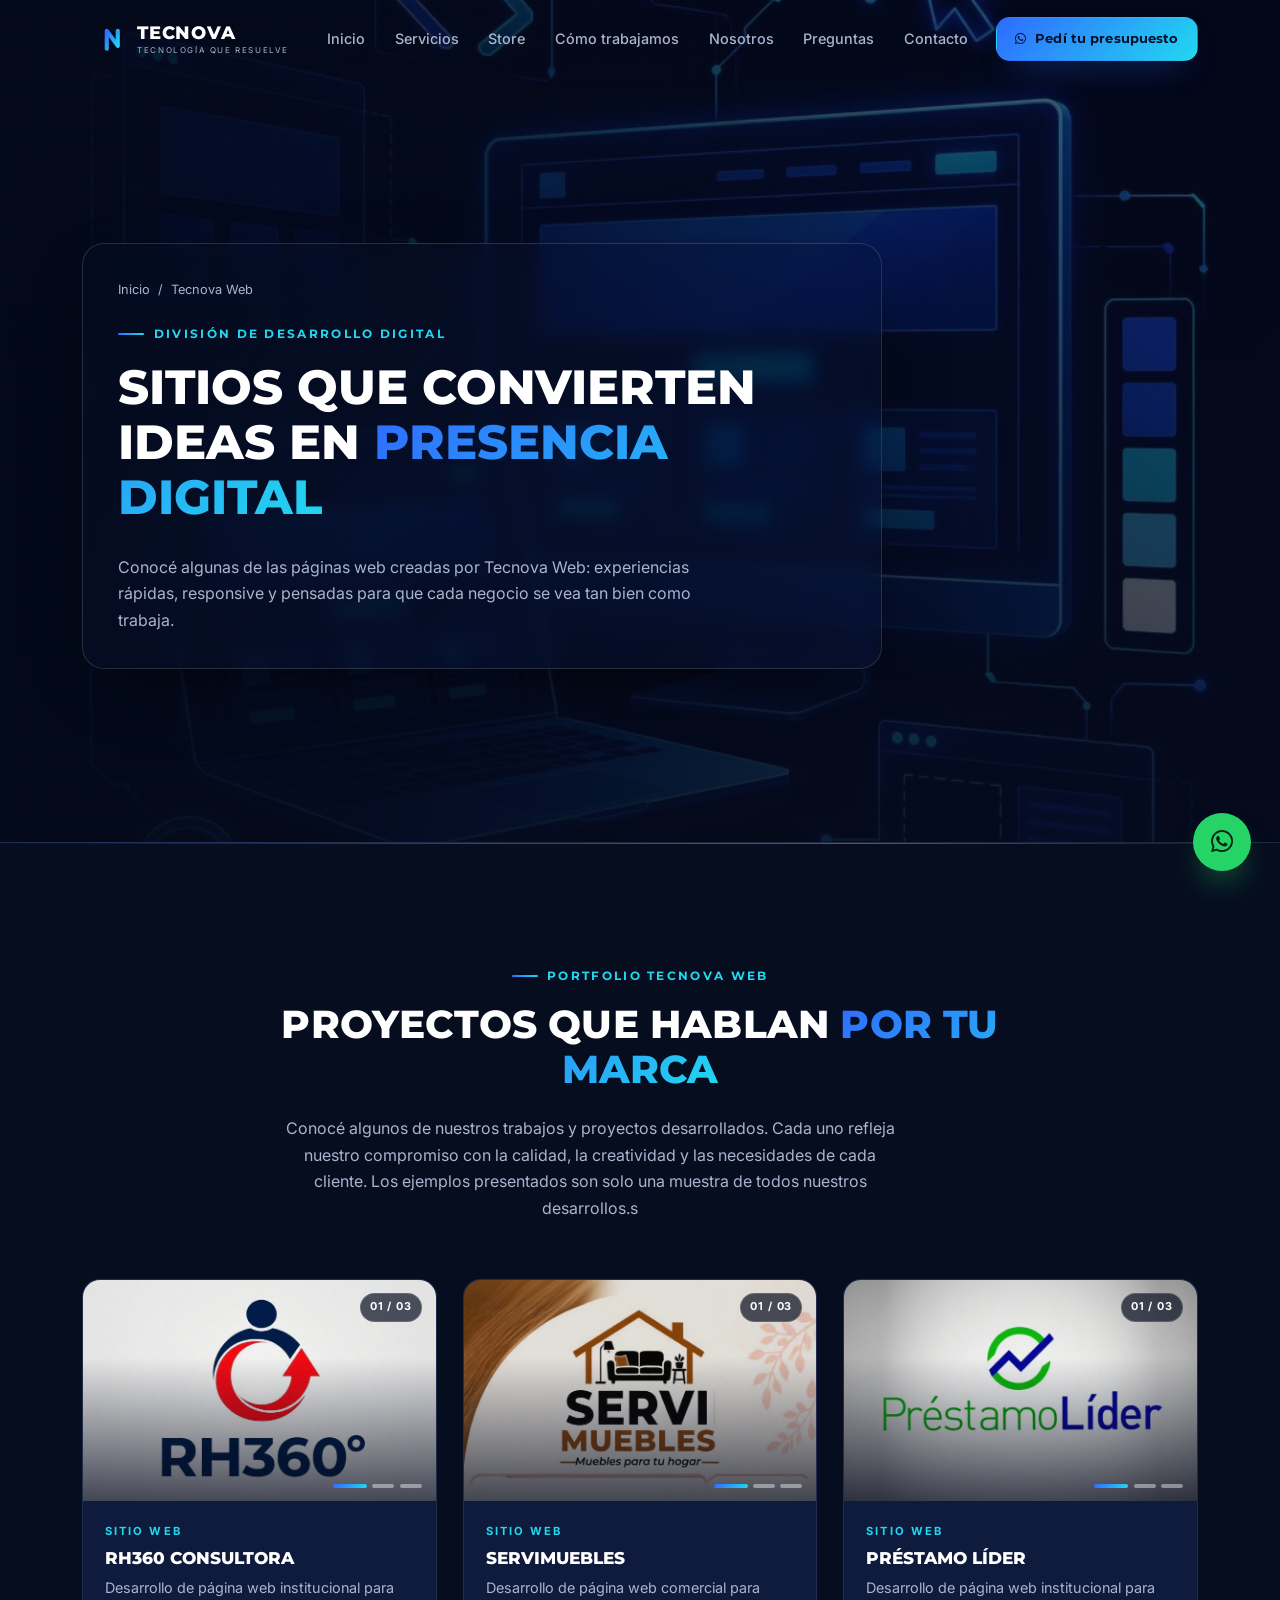
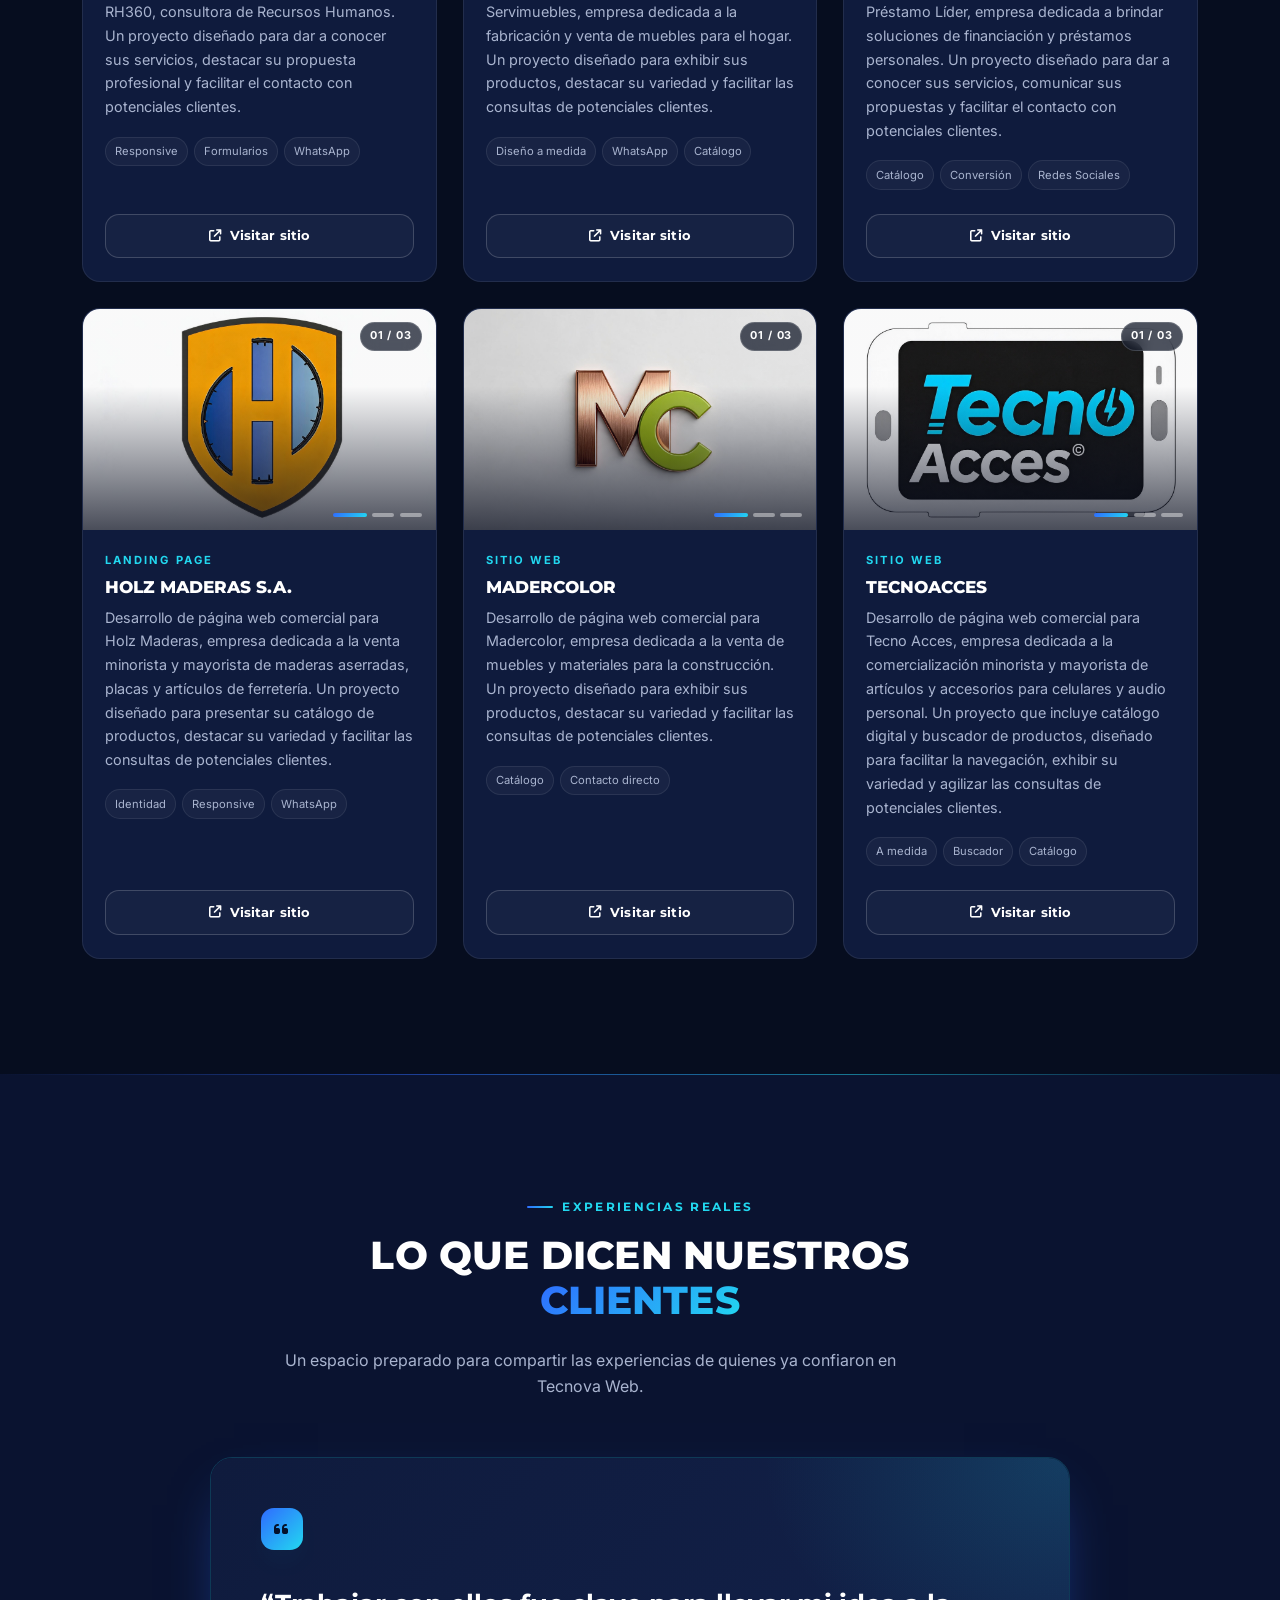
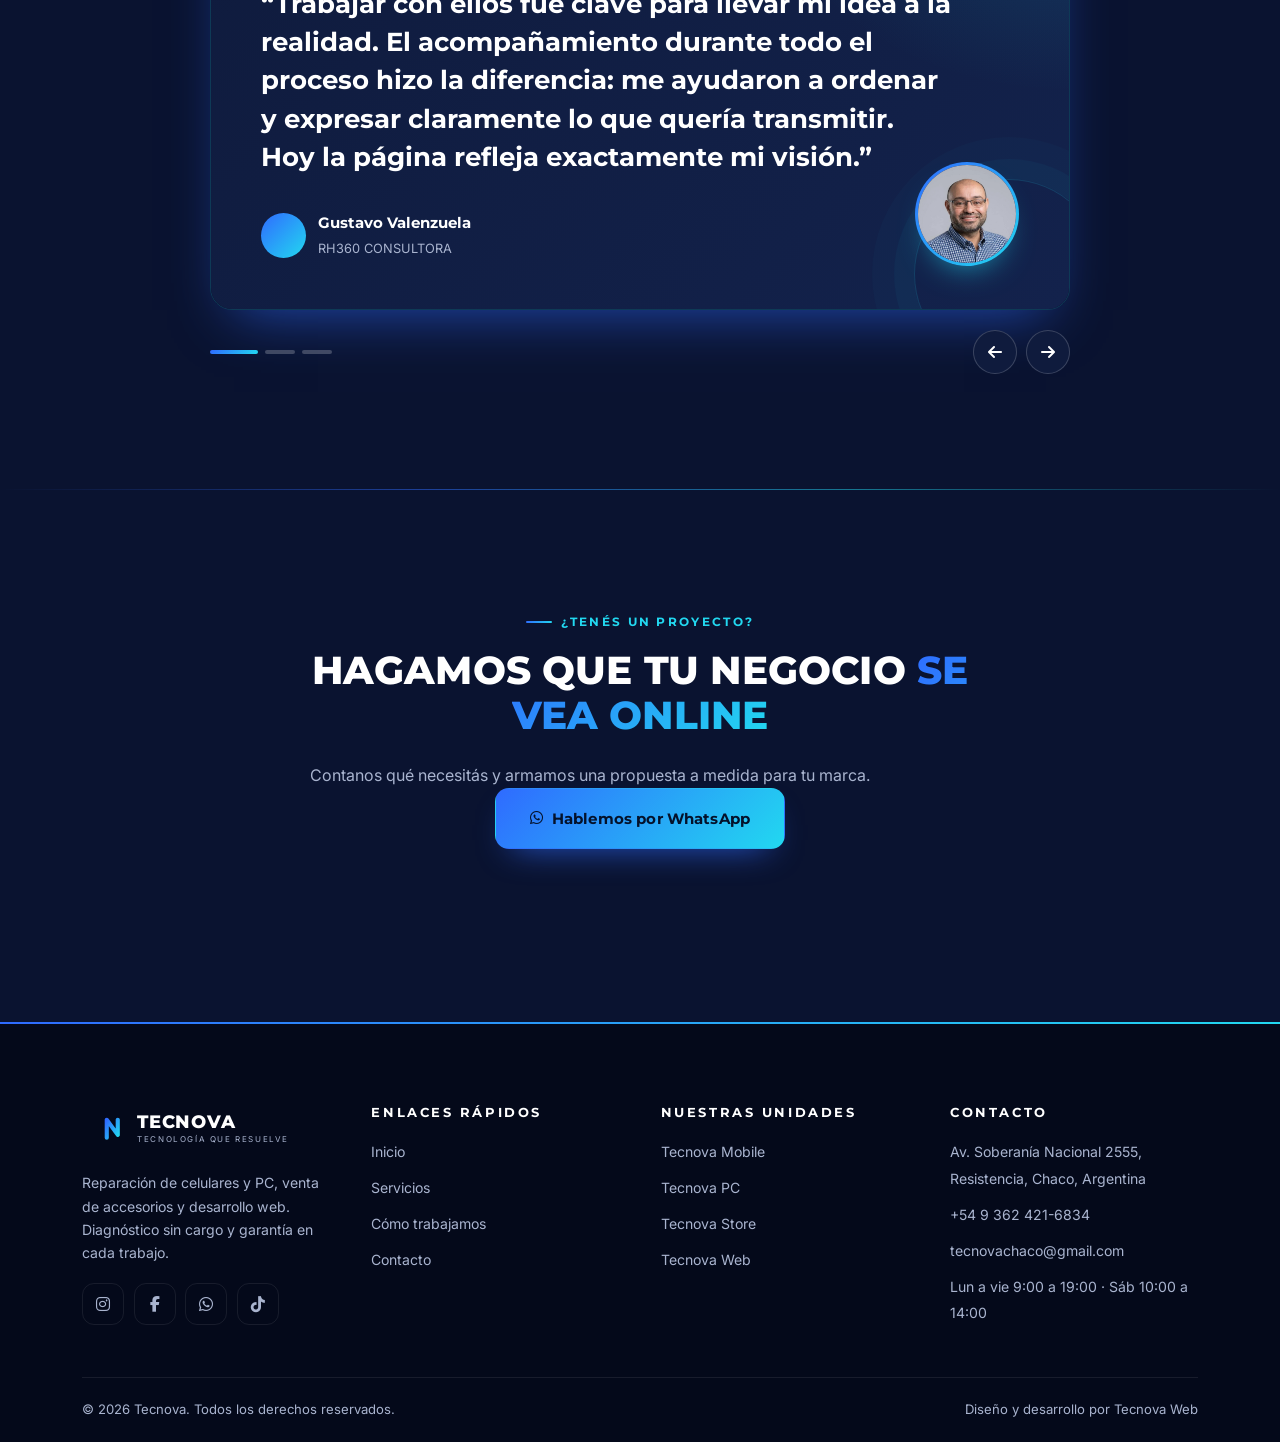
<file: tecnova-web.html>
<!DOCTYPE html>
<html lang="es">
<head>
  <meta charset="UTF-8">
  <meta name="viewport" content="width=device-width, initial-scale=1.0">
  <meta name="theme-color" content="#060D1F">
  <title>Tecnova Web | Sitios web creados por Tecnova</title>
  <meta name="description" content="Portfolio de sitios web, landing pages y soluciones digitales creadas por la división Tecnova Web.">
  <link rel="icon" type="image/svg+xml" href="data:image/svg+xml,%3Csvg xmlns='http://www.w3.org/2000/svg' viewBox='0 0 64 64'%3E%3Cdefs%3E%3ClinearGradient id='g' x1='0' y1='0' x2='1' y2='1'%3E%3Cstop offset='0' stop-color='%232F6BFF'/%3E%3Cstop offset='1' stop-color='%2322D8F0'/%3E%3C/linearGradient%3E%3C/defs%3E%3Crect width='64' height='64' rx='14' fill='%23060D1F'/%3E%3Cg fill='none' stroke='url(%23g)' stroke-width='6' stroke-linecap='round' stroke-linejoin='round'%3E%3Cpath d='M10 14h20'/%3E%3Cpath d='M20 14v36'/%3E%3Cpath d='M36 46V20l16 22V20'/%3E%3C/g%3E%3C/svg%3E">
  <link rel="preconnect" href="https://fonts.googleapis.com">
  <link rel="preconnect" href="https://fonts.gstatic.com" crossorigin>
  <link href="https://fonts.googleapis.com/css2?family=Montserrat:wght@700;800&family=Inter:wght@400;500;600;700&display=swap" rel="stylesheet">
  <link rel="stylesheet" href="https://cdnjs.cloudflare.com/ajax/libs/font-awesome/6.5.2/css/all.min.css">
  <link rel="stylesheet" href="css/styles.css">
</head>

<body class="web-page">
  <a class="skip-link" href="#inicio">Saltar al contenido principal</a>

  <header class="site-header" id="header">
    <div class="container site-header__inner">
      <a class="brand" href="index.html#inicio" aria-label="Tecnova — ir al inicio">
        <img class="brand__logo" src="assets/logo.jpeg" alt="Tecnova, tecnología que resuelve" data-logo width="200" height="88">
        <span class="brand__fallback" aria-hidden="true">
          <svg viewBox="0 0 64 64" role="img">
            <defs><linearGradient id="tnHeaderWeb" x1="0" y1="0" x2="1" y2="1"><stop offset="0" stop-color="#2F6BFF"/><stop offset="1" stop-color="#22D8F0"/></linearGradient></defs>
            <g fill="none" stroke="url(#tnHeaderWeb)" stroke-width="6" stroke-linecap="round" stroke-linejoin="round"><path d="M10 14h20"/><path d="M20 14v36"/><path d="M36 46V20l16 22V20"/></g>
          </svg>
          <span class="brand__fallback-text"><strong>TECNOVA</strong><small>Tecnología que resuelve</small></span>
        </span>
      </a>

      <nav class="nav" id="nav" aria-label="Menú principal">
        <ul class="nav__list">
          <li><a class="nav__link" href="index.html#inicio">Inicio</a></li>
          <li><a class="nav__link" href="index.html#servicios">Servicios</a></li>
          <li><a class="nav__link" href="store.html">Store</a></li>
          <li><a class="nav__link" href="index.html#como-trabajamos">Cómo trabajamos</a></li>
          <li><a class="nav__link" href="index.html#nosotros">Nosotros</a></li>
          <li><a class="nav__link" href="index.html#preguntas">Preguntas</a></li>
          <li><a class="nav__link" href="index.html#contacto">Contacto</a></li>
        </ul>
      </nav>

      <div class="site-header__actions">
        <a class="btn btn--primary btn--sm" data-wa="presupuesto" href="#contacto"><i class="fa-brands fa-whatsapp" aria-hidden="true"></i> Pedí tu presupuesto</a>
        <button class="nav-toggle" id="navToggle" type="button" aria-label="Abrir menú" aria-expanded="false" aria-controls="nav"><span></span><span></span><span></span></button>
      </div>
    </div>
  </header>

  <main id="inicio">
    <section class="page-hero page-hero--web">
      <video class="page-hero__video" autoplay muted loop playsinline preload="metadata" poster="assets/tecnovaWeb.png" aria-hidden="true">
        <source src="assets/heroVideo.mp4" type="video/mp4">
      </video>
      <div class="container">
        <div class="page-hero__content">
          <nav class="breadcrumb" aria-label="Migas de pan"><a href="index.html#inicio">Inicio</a><span aria-hidden="true">/</span><span>Tecnova Web</span></nav>
          <span class="eyebrow">División de desarrollo digital</span>
          <h1 class="page-hero__title">Sitios que convierten ideas en <span class="text-gradient">presencia digital</span></h1>
          <p class="page-hero__text">Conocé algunas de las páginas web creadas por Tecnova Web: experiencias rápidas, responsive y pensadas para que cada negocio se vea tan bien como trabaja.</p>
        </div>
      </div>
    </section>

    <section class="section section--divider" aria-labelledby="portfolio-title">
      <div class="container">
        <header class="section__head section__head--center reveal">
          <span class="eyebrow">Portfolio Tecnova Web</span>
          <h2 class="section__title" id="portfolio-title">Proyectos que hablan <span class="text-gradient">por tu marca</span></h2>
          <p class="section__text">Conocé algunos de nuestros trabajos y proyectos desarrollados. Cada uno refleja nuestro compromiso con la calidad, la creatividad y las necesidades de cada cliente. Los ejemplos presentados son solo una muestra de todos nuestros desarrollos.s</p>
        </header>

        <div class="grid web-grid">
          <article class="web-card reveal">
            <div class="web-card__media"><div class="web-carousel" data-web-carousel data-images="assets/web/sitio-1/inicio.jpeg|assets/web/sitio-1/servicios.jpeg|assets/web/sitio-1/contacto.jpeg" aria-label="Vistas del sitio Proyecto 01"><div class="web-carousel__track" data-web-track><img class="web-carousel__fallback" src="assets/web/sitio-1/" alt="Vista previa pendiente de cargar para Proyecto 01"></div><div class="web-carousel__dots" data-web-dots aria-label="Seleccionar vista"></div><span class="web-carousel__counter" data-web-counter aria-hidden="true">01 / 03</span></div></div>
            <div class="web-card__body"><span class="web-card__category">Sitio Web</span><h3 class="web-card__title">RH360 CONSULTORA</h3><p class="web-card__text">Desarrollo de página web institucional para RH360, consultora de Recursos Humanos. Un proyecto diseñado para dar a conocer sus servicios, destacar su propuesta profesional y facilitar el contacto con potenciales clientes.</p><div class="web-card__chips"><span>Responsive</span><span>Formularios</span><span>WhatsApp</span></div><div class="web-card__actions"><a class="btn btn--outline btn--sm" href="https://rh360consultora.vercel.app/" target="_blank" rel="noopener"><i class="fa-solid fa-arrow-up-right-from-square" aria-hidden="true"></i> Visitar sitio</a></div></div>
          </article>
          <article class="web-card reveal">
            <div class="web-card__media"><div class="web-carousel" data-web-carousel data-images="assets/web/sitio-2/inicio.jpeg|assets/web/sitio-2/servicios.jpeg|assets/web/sitio-2/contacto.jpeg" aria-label="Vistas del sitio Proyecto 02"><div class="web-carousel__track" data-web-track><img class="web-carousel__fallback" src="assets/tecnovaWeb.png" alt="Vista previa pendiente de cargar para Proyecto 02"></div><div class="web-carousel__dots" data-web-dots aria-label="Seleccionar vista"></div><span class="web-carousel__counter" data-web-counter aria-hidden="true">01 / 03</span></div></div>
            <div class="web-card__body"><span class="web-card__category">Sitio Web</span><h3 class="web-card__title">SERVIMUEBLES</h3><p class="web-card__text">Desarrollo de página web comercial para Servimuebles, empresa dedicada a la fabricación y venta de muebles para el hogar. Un proyecto diseñado para exhibir sus productos, destacar su variedad y facilitar las consultas de potenciales clientes.</p><div class="web-card__chips"><span>Diseño a medida</span><span>WhatsApp</span><span>Catálogo</span></div><div class="web-card__actions"><a class="btn btn--outline btn--sm" href="https://servimuebles.vercel.app/contacto.html" target="_blank" rel="noopener"><i class="fa-solid fa-arrow-up-right-from-square" aria-hidden="true"></i> Visitar sitio</a></div></div>
          </article>
          <article class="web-card reveal">
            <div class="web-card__media"><div class="web-carousel" data-web-carousel data-images="assets/web/sitio-3/inicio.jpeg|assets/web/sitio-3/servicios.jpeg|assets/web/sitio-3/contacto.jpeg" aria-label="Vistas del sitio Proyecto 03"><div class="web-carousel__track" data-web-track><img class="web-carousel__fallback" src="assets/tecnovaWeb.png" alt="Vista previa pendiente de cargar para Proyecto 03"></div><div class="web-carousel__dots" data-web-dots aria-label="Seleccionar vista"></div><span class="web-carousel__counter" data-web-counter aria-hidden="true">01 / 03</span></div></div>
            <div class="web-card__body"><span class="web-card__category">Sitio Web</span><h3 class="web-card__title">PRÉSTAMO LÍDER</h3><p class="web-card__text">Desarrollo de página web institucional para Préstamo Líder, empresa dedicada a brindar soluciones de financiación y préstamos personales. Un proyecto diseñado para dar a conocer sus servicios, comunicar sus propuestas y facilitar el contacto con potenciales clientes.</p><div class="web-card__chips"><span>Catálogo</span><span>Conversión</span><span>Redes Sociales</span></div><div class="web-card__actions"><a class="btn btn--outline btn--sm" href="https://prestamolider.vercel.app/" target="_blank" rel="noopener"><i class="fa-solid fa-arrow-up-right-from-square" aria-hidden="true"></i> Visitar sitio</a></div></div>
          </article>
          <article class="web-card reveal">
            <div class="web-card__media"><div class="web-carousel" data-web-carousel data-images="assets/web/sitio-4/inicio.jpeg|assets/web/sitio-4/servicios.jpeg|assets/web/sitio-4/contacto.jpeg" aria-label="Vistas del sitio Proyecto 04"><div class="web-carousel__track" data-web-track><img class="web-carousel__fallback" src="assets/tecnovaWeb.png" alt="Vista previa pendiente de cargar para Proyecto 04"></div><div class="web-carousel__dots" data-web-dots aria-label="Seleccionar vista"></div><span class="web-carousel__counter" data-web-counter aria-hidden="true">01 / 03</span></div></div>
            <div class="web-card__body"><span class="web-card__category">Landing Page</span><h3 class="web-card__title">HOLZ MADERAS S.A.</h3><p class="web-card__text">Desarrollo de página web comercial para Holz Maderas, empresa dedicada a la venta minorista y mayorista de maderas aserradas, placas y artículos de ferretería. Un proyecto diseñado para presentar su catálogo de productos, destacar su variedad y facilitar las consultas de potenciales clientes.</p><div class="web-card__chips"><span>Identidad</span><span>Responsive</span><span>WhatsApp</span></div><div class="web-card__actions"><a class="btn btn--outline btn--sm" href="assets/web/sitio-4/index.html" target="_blank" rel="noopener"><i class="fa-solid fa-arrow-up-right-from-square" aria-hidden="true"></i> Visitar sitio</a></div></div>
          </article>
          <article class="web-card reveal">
            <div class="web-card__media"><div class="web-carousel" data-web-carousel data-images="assets/web/sitio-5/inicio.jpeg|assets/web/sitio-5/servicios.jpeg|assets/web/sitio-5/contacto.jpeg" aria-label="Vistas del sitio Proyecto 05"><div class="web-carousel__track" data-web-track><img class="web-carousel__fallback" src="assets/tecnovaWeb.png" alt="Vista previa pendiente de cargar para Proyecto 05"></div><div class="web-carousel__dots" data-web-dots aria-label="Seleccionar vista"></div><span class="web-carousel__counter" data-web-counter aria-hidden="true">01 / 03</span></div></div>
            <div class="web-card__body"><span class="web-card__category">Sitio Web</span><h3 class="web-card__title">MADERCOLOR</h3><p class="web-card__text">Desarrollo de página web comercial para Madercolor, empresa dedicada a la venta de muebles y materiales para la construcción. Un proyecto diseñado para exhibir sus productos, destacar su variedad y facilitar las consultas de potenciales clientes.</p><div class="web-card__chips"><span>Catálogo</span><span>Contacto directo</span></div><div class="web-card__actions"><a class="btn btn--outline btn--sm" href="https://madercolor.vercel.app/index.html" target="_blank" rel="noopener"><i class="fa-solid fa-arrow-up-right-from-square" aria-hidden="true"></i> Visitar sitio</a></div></div>
          </article>
          <article class="web-card reveal">
            <div class="web-card__media"><div class="web-carousel" data-web-carousel data-images="assets/web/sitio-6/inicio.jpeg|assets/web/sitio-6/servicios.jpeg|assets/web/sitio-6/contacto.jpeg" aria-label="Vistas del sitio Proyecto 06"><div class="web-carousel__track" data-web-track><img class="web-carousel__fallback" src="assets/tecnovaWeb.png" alt="Vista previa pendiente de cargar para Proyecto 06"></div><div class="web-carousel__dots" data-web-dots aria-label="Seleccionar vista"></div><span class="web-carousel__counter" data-web-counter aria-hidden="true">01 / 03</span></div></div>
            <div class="web-card__body"><span class="web-card__category">Sitio Web</span><h3 class="web-card__title">TECNOACCES</h3><p class="web-card__text">Desarrollo de página web comercial para Tecno Acces, empresa dedicada a la comercialización minorista y mayorista de artículos y accesorios para celulares y audio personal. Un proyecto que incluye catálogo digital y buscador de productos, diseñado para facilitar la navegación, exhibir su variedad y agilizar las consultas de potenciales clientes.</p><div class="web-card__chips"><span>A medida</span><span>Buscador</span><span>Catálogo</span></div><div class="web-card__actions"><a class="btn btn--outline btn--sm" href="assets/web/sitio-6/index.html" target="_blank" rel="noopener"><i class="fa-solid fa-arrow-up-right-from-square" aria-hidden="true"></i> Visitar sitio</a></div></div>
          </article>
        </div>
      </div>
    </section>

    <section class="section testimonials-section section--alt section--divider" id="testimonios" aria-labelledby="testimonios-title">
      <div class="container">
        <header class="section__head section__head--center reveal">
          <span class="eyebrow">Experiencias reales</span>
          <h2 class="section__title" id="testimonios-title">Lo que dicen nuestros <span class="text-gradient">clientes</span></h2>
          <p class="section__text">Un espacio preparado para compartir las experiencias de quienes ya confiaron en Tecnova Web.</p>
        </header>

        <div class="testimonials-carousel reveal" data-testimonials>
          <div class="testimonials__viewport" data-testimonials-viewport>
            <div class="testimonials__track" data-testimonials-track>
              <article class="testimonial-card">
                <div class="testimonial-card__heading"><span class="testimonial-card__mark"><i class="fa-solid fa-quote-left" aria-hidden="true"></i></span></div>
                <blockquote>“Trabajar con ellos fue clave para llevar mi idea a la realidad. El acompañamiento durante todo el proceso hizo la diferencia: me ayudaron a ordenar y expresar claramente lo que quería transmitir. Hoy la página refleja exactamente mi visión.”</blockquote>
                <footer class="testimonial-card__author"><span class="testimonial-card__avatar"></span><span><cite>Gustavo Valenzuela</cite><small>RH360 CONSULTORA</small></span></footer><span class="testimonial-card__photo"><img src="assets/web/testimonios/cliente-1.jpeg" alt="Foto de Nombre del cliente" data-testimonial-photo><span>01</span></span>
              </article>
              <article class="testimonial-card">
                <div class="testimonial-card__heading"><span class="testimonial-card__mark"><i class="fa-solid fa-quote-left" aria-hidden="true"></i></span></div>
                <blockquote>“Fue fundamental para que Préstamo Líder tenga presencia real en la provincia de Chaco. Nos permitió brindar a nuestros potenciales clientes un canal cercano, claro y confiable de contacto.”</blockquote>
                <footer class="testimonial-card__author"><span class="testimonial-card__avatar"></span><span><cite>David Scurdia</cite><small>Préstamo Líder</small></span></footer><span class="testimonial-card__photo"><img src="assets/web/testimonios/cliente-2.jpg" alt="Foto de Nombre del cliente" data-testimonial-photo><span></span></span>
              </article>
              <article class="testimonial-card">
                <div class="testimonial-card__heading"><span class="testimonial-card__mark"><i class="fa-solid fa-quote-left" aria-hidden="true"></i></div>
                <blockquote>“La Landing desarrollada nos permitió mostrarnos de una forma profesional y empezar a llegar a clientes que antes no nos conocían.”</blockquote>
                <footer class="testimonial-card__author"><span class="testimonial-card__avatar"></span><span><cite>Diego Saucedo</cite><small>Madercolor</small></span></footer><span class="testimonial-card__photo"><img src="assets/web/testimonios/cliente-3.jpeg" alt="Foto de Nombre del cliente" data-testimonial-photo><span>03</span></span>
              </article>
            </div>
          </div>
          <div class="testimonials__controls">
            <div class="testimonials__dots" data-testimonials-dots aria-label="Seleccionar testimonio"></div>
            <div class="testimonials__arrows">
              <button class="testimonials__arrow" type="button" data-testimonials-prev aria-label="Testimonio anterior"><i class="fa-solid fa-arrow-left" aria-hidden="true"></i></button>
              <button class="testimonials__arrow" type="button" data-testimonials-next aria-label="Testimonio siguiente"><i class="fa-solid fa-arrow-right" aria-hidden="true"></i></button>
            </div>
          </div>
        </div>
      </div>
    </section>

    <section class="section section--alt section--divider" id="contacto">
      <div class="container">
        <div class="section__head section__head--center reveal"><span class="eyebrow">¿Tenés un proyecto?</span><h2 class="section__title">Hagamos que tu negocio <span class="text-gradient">se vea online</span></h2><p class="section__text">Contanos qué necesitás y armamos una propuesta a medida para tu marca.</p><a class="btn btn--primary btn--lg" data-wa="web" href="#"><i class="fa-brands fa-whatsapp" aria-hidden="true"></i> Hablemos por WhatsApp</a></div>
      </div>
    </section>
  </main>

  <footer class="site-footer">
    <div class="container">
      <div class="footer-grid">
        <div><a class="brand" href="index.html#inicio" aria-label="Tecnova — ir al inicio"><img class="brand__logo" src="assets/logo.jpeg" alt="Tecnova, tecnología que resuelve" data-logo width="180" height="80"><span class="brand__fallback" aria-hidden="true"><svg viewBox="0 0 64 64" role="img"><defs><linearGradient id="tnFooterWeb" x1="0" y1="0" x2="1" y2="1"><stop offset="0" stop-color="#2F6BFF"/><stop offset="1" stop-color="#22D8F0"/></linearGradient></defs><g fill="none" stroke="url(#tnFooterWeb)" stroke-width="6" stroke-linecap="round" stroke-linejoin="round"><path d="M10 14h20"/><path d="M20 14v36"/><path d="M36 46V20l16 22V20"/></g></svg><span class="brand__fallback-text"><strong>TECNOVA</strong><small>Tecnología que resuelve</small></span></span></a><p class="footer__text">Reparación de celulares y PC, venta de accesorios y desarrollo web. Diagnóstico sin cargo y garantía en cada trabajo.</p><div class="socials"><a href="#" data-social="instagram" target="_blank" rel="noopener" aria-label="Instagram de Tecnova"><i class="fa-brands fa-instagram" aria-hidden="true"></i></a><a href="#" data-social="facebook" target="_blank" rel="noopener" aria-label="Facebook de Tecnova"><i class="fa-brands fa-facebook-f" aria-hidden="true"></i></a><a class="is-whatsapp" href="#" data-social="whatsapp" target="_blank" rel="noopener" aria-label="WhatsApp de Tecnova"><i class="fa-brands fa-whatsapp" aria-hidden="true"></i></a><a href="#" data-social="tiktok" target="_blank" rel="noopener" aria-label="TikTok de Tecnova"><i class="fa-brands fa-tiktok" aria-hidden="true"></i></a></div></div>
        <nav aria-label="Enlaces rápidos"><h2 class="footer__title">Enlaces rápidos</h2><ul class="footer__list"><li><a href="index.html#inicio">Inicio</a></li><li><a href="index.html#servicios">Servicios</a></li><li><a href="index.html#como-trabajamos">Cómo trabajamos</a></li><li><a href="index.html#contacto">Contacto</a></li></ul></nav>
        <nav aria-label="Categorías de servicio"><h2 class="footer__title">Nuestras unidades</h2><ul class="footer__list"><li><a href="index.html#servicios">Tecnova Mobile</a></li><li><a href="index.html#servicios">Tecnova PC</a></li><li><a href="store.html">Tecnova Store</a></li><li><a href="tecnova-web.html">Tecnova Web</a></li></ul></nav>
        <div><h2 class="footer__title">Contacto</h2><ul class="footer__list"><li><a data-config="direccion" href="index.html#contacto">Av. Soberanía Nacional 2555, Resistencia</a></li><li><a data-config="telefono" href="#" target="_blank" rel="noopener">+54 362 421-6834</a></li><li><a data-config="email" href="mailto:hola@tecnova.com.ar">tecnovachaco@gmail.com</a></li><li><span class="footer__text">Lun a vie 9:00 a 19:00 · Sáb 10:00 a 14:00</span></li></ul></div>
      </div>
      <div class="footer__bottom"><p>© <span data-year>2026</span> Tecnova. Todos los derechos reservados.</p><p>Diseño y desarrollo por <a href="tecnova-web.html">Tecnova Web</a></p></div>
    </div>
  </footer>

  <a class="wa-float" href="#" data-wa="general" aria-label="Escribinos por WhatsApp"><i class="fa-brands fa-whatsapp" aria-hidden="true"></i><span class="wa-float__tooltip">¿Necesitás ayuda?</span></a>

  <script src="js/main.js" defer></script>
  <script src="js/web.js" defer></script>
</body>
</html>
</file>
<file: css/styles.css>
/* ==========================================================================
   TECNOVA — Tecnología que resuelve
   Hoja de estilos principal
   --------------------------------------------------------------------------
   Índice:
   1.  Variables de marca (:root)
   2.  Reset y base
   3.  Utilidades y layout
   4.  Botones
   5.  Header + navegación
   6.  Hero carrusel
   7.  Secciones y encabezados
   8.  Tarjetas / Servicios
   9.  Carrusel de productos (ofertas)
   10. Línea de tiempo (Cómo trabajamos)
   11. Beneficios + contadores
   12. FAQ (acordeón)
   13. Contacto + mapa
   14. Footer
   15. WhatsApp flotante
   16. Página Store
   17. Animaciones de aparición
   18. Responsive
   19. Accesibilidad / prefers-reduced-motion
   ========================================================================== */

/* ==========================================================================
   1. VARIABLES DE MARCA — cambiá acá y todo el sitio se adapta
   ========================================================================== */
:root {
  /* --- Colores base --- */
  --color-bg: #060d1f;            /* fondo principal (azul marino casi negro) */
  --color-bg-alt: #0a1330;        /* fondo de secciones alternas */
  --color-surface: #0f1b3d;       /* tarjetas */
  --color-surface-2: #13224c;     /* tarjetas elevadas / inputs */
  --color-footer: #04091a;        /* footer, más oscuro que el resto */
  --color-border: rgba(255, 255, 255, 0.08);
  --color-border-strong: rgba(255, 255, 255, 0.18);

  /* --- Textos --- */
  --text: #ffffff;
  --text-muted: #a9b4cf;
  --text-dark: #04122b;           /* tinta sobre degradado (contraste alto) */

  /* --- Marca --- */
  --brand-blue: #2f6bff;
  --brand-cyan: #22d8f0;
  --gradient-brand: linear-gradient(135deg, #2f6bff 0%, #22d8f0 100%);
  --gradient-brand-soft: linear-gradient(135deg, rgba(47, 107, 255, 0.2) 0%, rgba(34, 216, 240, 0.14) 100%);
  --whatsapp: #25d366;

  /* --- Tipografía --- */
  --font-display: "Montserrat", system-ui, sans-serif;   /* títulos */
  --font-body: "Inter", "Poppins", system-ui, -apple-system, sans-serif;

  /* --- Formas --- */
  --radius-sm: 14px;
  --radius-md: 18px;
  --radius-lg: 22px;
  --radius-pill: 999px;

  /* --- Sombras / glow --- */
  --shadow-soft: 0 24px 50px -34px rgba(0, 0, 0, 0.95);
  --shadow-glow: 0 24px 55px -24px rgba(47, 107, 255, 0.65);
  --shadow-glow-cyan: 0 24px 55px -24px rgba(34, 216, 240, 0.55);

  /* --- Layout --- */
  --container: 1180px;
  --header-h: 78px;
  --transition: 0.35s cubic-bezier(0.4, 0, 0.2, 1);
}

/* ==========================================================================
   2. RESET Y BASE
   ========================================================================== */
*,
*::before,
*::after { box-sizing: border-box; }

html {
  scroll-behavior: smooth;
  -webkit-text-size-adjust: 100%;
}

body {
  margin: 0;
  background-color: var(--color-bg);
  color: var(--text);
  font-family: var(--font-body);
  font-size: 1rem;
  line-height: 1.65;
  overflow-x: hidden;
  -webkit-font-smoothing: antialiased;
}

img, svg, iframe { max-width: 100%; }
img { display: block; height: auto; }
a { color: inherit; text-decoration: none; }
button, input, select, textarea { font: inherit; color: inherit; }
ul { list-style: none; margin: 0; padding: 0; }
h1, h2, h3, h4 { margin: 0 0 0.6em; line-height: 1.15; }

::selection { background: rgba(47, 107, 255, 0.45); }

/* Foco visible para navegación por teclado */
:focus-visible {
  outline: 2px solid var(--brand-cyan);
  outline-offset: 3px;
  border-radius: 6px;
}

/* ==========================================================================
   3. UTILIDADES Y LAYOUT
   ========================================================================== */
.container {
  width: 100%;
  max-width: var(--container);
  margin-inline: auto;
  padding-inline: clamp(1.1rem, 4vw, 2rem);
}

.section {
  position: relative;
  padding-block: clamp(64px, 9vw, 118px);
}
.section--alt { background-color: var(--color-bg-alt); }

/* Línea decorativa con degradado entre secciones */
.section--divider::before {
  content: "";
  position: absolute;
  inset-inline: 0;
  top: 0;
  height: 1px;
  background: linear-gradient(90deg, transparent, rgba(47, 107, 255, 0.5), rgba(34, 216, 240, 0.5), transparent);
}

.section__head {
  max-width: 720px;
  margin-bottom: clamp(34px, 5vw, 58px);
}
.section__head--center { margin-inline: auto; text-align: center; }

.eyebrow {
  display: inline-flex;
  align-items: center;
  gap: 0.6rem;
  margin-bottom: 1rem;
  font-family: var(--font-display);
  font-size: 0.72rem;
  font-weight: 700;
  letter-spacing: 0.2em;
  text-transform: uppercase;
  color: var(--brand-cyan);
}
.eyebrow::before {
  content: "";
  width: 26px;
  height: 2px;
  background: var(--gradient-brand);
  border-radius: 2px;
}
.section__head--center .eyebrow { justify-content: center; }

.section__title {
  font-family: var(--font-display);
  font-weight: 800;
  font-size: clamp(1.55rem, 4vw, 2.45rem);
  letter-spacing: 0.005em;
  text-transform: uppercase;
}

.section__text {
  color: var(--text-muted);
  max-width: 62ch;
  margin: 0;
}

/* Texto con degradado de marca */
.text-gradient {
  background: var(--gradient-brand);
  -webkit-background-clip: text;
  background-clip: text;
  color: transparent;
}

/* Enlace con línea de circuito decorativa */
.circuit-line {
  height: 2px;
  background: var(--gradient-brand);
  border-radius: 2px;
  opacity: 0.55;
}

.sr-only {
  position: absolute;
  width: 1px; height: 1px;
  padding: 0; margin: -1px;
  overflow: hidden;
  clip: rect(0 0 0 0);
  white-space: nowrap;
  border: 0;
}

.skip-link {
  position: absolute;
  top: -100px;
  left: 1rem;
  z-index: 200;
  padding: 0.7rem 1.1rem;
  background: var(--color-surface);
  border: 1px solid var(--brand-cyan);
  border-radius: var(--radius-sm);
  transition: top var(--transition);
}
.skip-link:focus { top: 1rem; }

/* ==========================================================================
   4. BOTONES
   ========================================================================== */
.btn {
  display: inline-flex;
  align-items: center;
  justify-content: center;
  gap: 0.55rem;
  padding: 0.85rem 1.55rem;
  border: 1px solid transparent;
  border-radius: var(--radius-sm);
  font-family: var(--font-display);
  font-size: 0.9rem;
  font-weight: 700;
  letter-spacing: 0.01em;
  cursor: pointer;
  transition: transform var(--transition), box-shadow var(--transition), background-color var(--transition), border-color var(--transition), color var(--transition);
}
.btn i { font-size: 0.95em; }
.btn--sm { padding: 0.65rem 1.15rem; font-size: 0.82rem; }
.btn--lg { padding: 1.05rem 2.1rem; font-size: 0.95rem; }
.btn--block { width: 100%; }

/* Principal: degradado de marca (texto en tinta oscura = contraste alto en el extremo cian) */
.btn--primary {
  background-image: var(--gradient-brand);
  color: var(--text-dark);
  box-shadow: 0 14px 34px -18px rgba(47, 107, 255, 0.95);
}
.btn--primary:hover,
.btn--primary:focus-visible {
  transform: translateY(-3px);
  box-shadow: 0 22px 46px -18px rgba(34, 216, 240, 0.8);
}

/* Secundario outline */
.btn--outline {
  background-color: rgba(255, 255, 255, 0.03);
  border-color: var(--color-border-strong);
  color: var(--text);
}
.btn--outline:hover,
.btn--outline:focus-visible {
  border-color: var(--brand-cyan);
  background-color: rgba(34, 216, 240, 0.08);
  transform: translateY(-3px);
}

/* Fantasma (enlaces con ícono) */
.btn--ghost {
  padding-inline: 0.4rem;
  color: var(--brand-cyan);
}
.btn--ghost:hover { color: var(--text); }

/* WhatsApp: único uso del verde */
.btn--whatsapp {
  background-color: var(--whatsapp);
  color: #04230f;
}
.btn--whatsapp:hover,
.btn--whatsapp:focus-visible {
  transform: translateY(-3px);
  box-shadow: 0 18px 40px -20px rgba(37, 211, 102, 0.9);
}

/* ==========================================================================
   5. HEADER + NAVEGACIÓN
   ========================================================================== */
.site-header {
  position: fixed;
  inset: 0 0 auto 0;
  z-index: 100;
  background-color: transparent;
  transition: background-color var(--transition), box-shadow var(--transition), border-color var(--transition), backdrop-filter var(--transition);
  border-bottom: 1px solid transparent;
}
.site-header.is-scrolled {
  background-color: rgba(6, 13, 31, 0.88);
  backdrop-filter: blur(16px) saturate(140%);
  -webkit-backdrop-filter: blur(16px) saturate(140%);
  border-bottom-color: var(--color-border);
  box-shadow: 0 18px 40px -30px rgba(0, 0, 0, 1);
}

.site-header__inner {
  display: flex;
  align-items: center;
  gap: 1rem;
  min-height: var(--header-h);
}

.brand { display: inline-flex; align-items: center; flex-shrink: 0; }
/* El archivo de marca disponible es cuadrado; usamos el fallback horizontal
   para conservar una altura de header consistente en todos los breakpoints. */
.brand__logo { display: none; }

/* Fallback del logo (isotipo TN) cuando el archivo de marca no está disponible */
.brand__fallback { display: inline-flex; align-items: center; gap: 0.7rem; }
.brand__fallback[hidden] { display: none; }
.brand__fallback svg { width: 44px; height: 44px; flex-shrink: 0; }
.brand__fallback-text { display: flex; flex-direction: column; line-height: 1; }
.brand__fallback-text strong {
  font-family: var(--font-display);
  font-weight: 800;
  font-size: 1.15rem;
  letter-spacing: 0.04em;
}
.brand__fallback-text small {
  margin-top: 4px;
  font-size: 0.5rem;
  letter-spacing: 0.2em;
  text-transform: uppercase;
  color: var(--text-muted);
}

.nav { margin-left: auto; }
.nav__list { display: flex; align-items: center; gap: 0.35rem; }
.nav__link {
  position: relative;
  display: block;
  padding: 0.55rem 0.75rem;
  font-size: 0.9rem;
  font-weight: 500;
  color: var(--text-muted);
  border-radius: 8px;
  transition: color var(--transition);
}
.nav__link::after {
  content: "";
  position: absolute;
  left: 0.75rem;
  right: 0.75rem;
  bottom: 0.25rem;
  height: 2px;
  border-radius: 2px;
  background: var(--gradient-brand);
  transform: scaleX(0);
  transform-origin: left;
  transition: transform var(--transition);
}
.nav__link:hover,
.nav__link:focus-visible,
.nav__link.is-active { color: var(--text); }
.nav__link:hover::after,
.nav__link.is-active::after { transform: scaleX(1); }

.site-header__actions { display: flex; align-items: center; gap: 0.6rem; }

/* Botón hamburguesa */
.nav-toggle {
  display: none;
  width: 46px;
  height: 46px;
  padding: 0;
  background-color: rgba(255, 255, 255, 0.04);
  border: 1px solid var(--color-border);
  border-radius: 12px;
  cursor: pointer;
}
.nav-toggle span {
  display: block;
  width: 20px;
  height: 2px;
  margin: 4px auto;
  background-color: var(--text);
  border-radius: 2px;
  transition: transform var(--transition), opacity var(--transition);
}
.nav-toggle[aria-expanded="true"] span:nth-child(1) { transform: translateY(6px) rotate(45deg); }
.nav-toggle[aria-expanded="true"] span:nth-child(2) { opacity: 0; }
.nav-toggle[aria-expanded="true"] span:nth-child(3) { transform: translateY(-6px) rotate(-45deg); }

/* ==========================================================================
   6. HERO CARRUSEL
   ========================================================================== */
.hero {
  position: relative;
  display: flex;
  align-items: center;
  min-height: 100svh;
  padding-block: calc(var(--header-h) + 42px) 72px;
  overflow: hidden;
  isolation: isolate;
}

/* Fondos: degradado + resplandores azul/cian */
.hero__bg {
  position: absolute;
  inset: 0;
  z-index: -2;
  background:
    radial-gradient(58% 52% at 12% 18%, rgba(47, 107, 255, 0.28) 0%, transparent 62%),
    radial-gradient(46% 46% at 88% 78%, rgba(34, 216, 240, 0.2) 0%, transparent 60%),
    linear-gradient(180deg, var(--color-bg) 0%, #050a18 100%);
}

/* Motivo de circuito con nodos (como el isotipo TN) */
.hero__circuit {
  position: absolute;
  inset: 0;
  z-index: -1;
  opacity: 0.5;
  pointer-events: none;
}
.hero__circuit svg { width: 100%; height: 100%; }
.hero__circuit .circuit-stroke {
  fill: none;
  stroke: url(#heroCircuitGradient);
  stroke-width: 1.5;
  stroke-linecap: round;
}
.hero__circuit .circuit-node {
  fill: var(--color-bg);
  stroke: url(#heroCircuitGradient);
  stroke-width: 2;
}

.hero__viewport { display: grid; }

.hero__slide {
  grid-area: 1 / 1;
  display: grid;
  grid-template-columns: 1fr;
  gap: clamp(28px, 4vw, 56px);
  align-items: center;
  opacity: 0;
  visibility: hidden;
  transform: translateY(22px);
  transition: opacity 0.8s ease, transform 0.8s ease, visibility 0.8s;
}
.hero__slide.is-active {
  opacity: 1;
  visibility: visible;
  transform: none;
}

.hero__badge {
  display: inline-flex;
  align-items: center;
  gap: 0.55rem;
  margin-bottom: 1.1rem;
  padding: 0.4rem 0.95rem;
  font-family: var(--font-display);
  font-size: 0.68rem;
  font-weight: 700;
  letter-spacing: 0.2em;
  text-transform: uppercase;
  color: var(--text);
  background: var(--gradient-brand-soft);
  border: 1px solid rgba(34, 216, 240, 0.28);
  border-radius: var(--radius-pill);
}

.hero__title {
  font-family: var(--font-display);
  font-weight: 800;
  font-size: clamp(2rem, 6vw, 3.4rem);
  text-transform: uppercase;
  letter-spacing: 0.005em;
}
.hero__text {
  max-width: 54ch;
  margin: 0 0 1.9rem;
  color: var(--text-muted);
  font-size: clamp(1rem, 1.6vw, 1.08rem);
}
.hero__actions { display: flex; flex-wrap: wrap; gap: 0.8rem; }

.hero__media {
  position: relative;
  border-radius: var(--radius-lg);
  overflow: hidden;
  border: 1px solid var(--color-border);
  box-shadow: var(--shadow-glow);
}
.hero__media img { width: 100%; aspect-ratio: 9 / 7; object-fit: cover; }
.hero__media::after {
  content: "";
  position: absolute;
  inset: 0;
  background: linear-gradient(140deg, rgba(47, 107, 255, 0.28) 0%, transparent 55%);
  pointer-events: none;
}

/* Controles del carrusel */
.carousel-nav {
  position: absolute;
  left: 0;
  right: 0;
  bottom: 18px;
  display: flex;
  align-items: center;
  justify-content: space-between;
  gap: 1rem;
  pointer-events: none;
}
.carousel-nav > * { pointer-events: auto; }

.carousel-arrows { display: flex; gap: 0.6rem; }
.carousel-arrow {
  display: grid;
  place-items: center;
  width: 46px;
  height: 46px;
  background-color: rgba(15, 27, 61, 0.75);
  border: 1px solid var(--color-border-strong);
  border-radius: 50%;
  cursor: pointer;
  backdrop-filter: blur(8px);
  transition: var(--transition);
}
.carousel-arrow:hover,
.carousel-arrow:focus-visible {
  border-color: var(--brand-cyan);
  color: var(--brand-cyan);
  box-shadow: var(--shadow-glow-cyan);
}

.carousel-dots { display: flex; gap: 0.5rem; }
.carousel-dot {
  width: 34px;
  height: 4px;
  padding: 0;
  border: 0;
  border-radius: 4px;
  background-color: rgba(255, 255, 255, 0.22);
  cursor: pointer;
  transition: var(--transition);
}
.carousel-dot.is-active {
  background: var(--gradient-brand);
  width: 52px;
}

/* ==========================================================================
   8. SERVICIOS / TARJETAS
   ========================================================================== */
.grid { display: grid; gap: clamp(1rem, 2vw, 1.6rem); }
.grid--4 { grid-template-columns: repeat(auto-fit, minmax(255px, 1fr)); }
.grid--3 { grid-template-columns: repeat(auto-fit, minmax(280px, 1fr)); }
.grid--2 { grid-template-columns: repeat(auto-fit, minmax(320px, 1fr)); }

.card {
  display: flex;
  flex-direction: column;
  padding: clamp(1.4rem, 2.4vw, 1.9rem);
  background-color: var(--color-surface);
  border: 1px solid var(--color-border);
  border-radius: var(--radius-md);
  transition: transform var(--transition), border-color var(--transition), box-shadow var(--transition);
}
.card:hover {
  transform: translateY(-8px);
  border-color: rgba(34, 216, 240, 0.4);
  box-shadow: var(--shadow-glow);
}

/* Tarjeta con borde degradado (destacada) */
.card--featured {
  border: 1px solid transparent;
  background-image: linear-gradient(var(--color-surface), var(--color-surface)), var(--gradient-brand);
  background-origin: border-box;
  background-clip: padding-box, border-box;
}

.icon-badge {
  display: grid;
  place-items: center;
  width: 56px;
  height: 56px;
  margin-bottom: 1.15rem;
  border-radius: 16px;
  background-image: var(--gradient-brand);
  color: var(--text-dark);
  font-size: 1.35rem;
  box-shadow: 0 16px 32px -20px rgba(47, 107, 255, 0.95);
}

.card__title {
  font-family: var(--font-display);
  font-size: 1.1rem;
  font-weight: 800;
  text-transform: uppercase;
  letter-spacing: 0.02em;
}
.card__text { color: var(--text-muted); font-size: 0.94rem; margin: 0 0 1.1rem; }

.check-list { display: grid; gap: 0.5rem; margin-bottom: 1.5rem; }
.check-list li {
  position: relative;
  padding-left: 1.6rem;
  font-size: 0.9rem;
  color: var(--text-muted);
}
.check-list li::before {
  content: "";
  position: absolute;
  left: 0;
  top: 0.55em;
  width: 7px;
  height: 7px;
  border-radius: 50%;
  background-image: var(--gradient-brand);
  box-shadow: 0 0 0 3px rgba(34, 216, 240, 0.12);
}
.card__footer { margin-top: auto; }

/* ==========================================================================
   9. CARRUSEL DE PRODUCTOS
   ========================================================================== */
.carousel {
  position: relative;
  padding-inline: 0;
}
.carousel__viewport { overflow: hidden; border-radius: var(--radius-md); }
.carousel__track {
  display: flex;
  transition: transform 0.55s cubic-bezier(0.4, 0, 0.2, 1);
  will-change: transform;
}
.carousel__item {
  flex: 0 0 calc(100% / var(--slides-per-view, 1));
  padding-inline: clamp(0.35rem, 1vw, 0.75rem);
  box-sizing: border-box;
}

.carousel__controls {
  display: flex;
  align-items: center;
  justify-content: space-between;
  gap: 1rem;
  margin-top: 2rem;
}
.carousel__arrow {
  display: grid;
  place-items: center;
  width: 48px;
  height: 48px;
  background-color: var(--color-surface);
  border: 1px solid var(--color-border-strong);
  border-radius: 50%;
  cursor: pointer;
  transition: var(--transition);
}
.carousel__arrow:disabled { opacity: 0.35; cursor: not-allowed; }
.carousel__arrow:not(:disabled):hover {
  border-color: var(--brand-cyan);
  color: var(--brand-cyan);
  box-shadow: var(--shadow-glow-cyan);
}

/* Tarjeta de producto */
.product {
  display: flex;
  flex-direction: column;
  height: 100%;
  background-color: var(--color-surface);
  border: 1px solid var(--color-border);
  border-radius: var(--radius-md);
  overflow: hidden;
  transition: transform var(--transition), border-color var(--transition), box-shadow var(--transition);
}
.product:hover {
  transform: translateY(-6px);
  border-color: rgba(34, 216, 240, 0.4);
  box-shadow: var(--shadow-glow);
}
.product__media { position: relative; overflow: hidden; background-color: var(--color-surface-2); }
.product__media img {
  width: 100%;
  aspect-ratio: 4 / 3;
  object-fit: cover;
  transition: transform 0.6s ease;
}
.product:hover .product__media img { transform: scale(1.05); }

.product__badges {
  position: absolute;
  top: 0.75rem;
  left: 0.75rem;
  display: flex;
  flex-direction: column;
  gap: 0.4rem;
}
.badge {
  padding: 0.28rem 0.7rem;
  font-family: var(--font-display);
  font-size: 0.68rem;
  font-weight: 800;
  letter-spacing: 0.06em;
  text-transform: uppercase;
  border-radius: var(--radius-pill);
}
.badge--offer { background-image: var(--gradient-brand); color: var(--text-dark); }
.badge--soft { background-color: rgba(6, 13, 31, 0.75); border: 1px solid var(--color-border); color: var(--text-muted); }

.product__body { display: flex; flex-direction: column; flex: 1; padding: 1.15rem 1.2rem 1.3rem; }
.product__category {
  font-size: 0.7rem;
  letter-spacing: 0.2em;
  text-transform: uppercase;
  color: var(--brand-cyan);
  margin-bottom: 0.35rem;
}
.product__name {
  font-family: var(--font-display);
  font-size: 0.98rem;
  font-weight: 700;
  margin-bottom: 0.6rem;
}
.product__desc { color: var(--text-muted); font-size: 0.85rem; margin: 0 0 0.9rem; }
.product__prices { display: flex; align-items: baseline; gap: 0.6rem; margin-top: auto; }
.product__price {
  font-family: var(--font-display);
  font-size: 1.18rem;
  font-weight: 800;
}
.product__price--old { font-size: 0.9rem; font-weight: 500; color: var(--text-muted); text-decoration: line-through; }
.product__actions { margin-top: 1rem; }

.carousel__cta { margin-top: clamp(30px, 4vw, 48px); text-align: center; }

/* ==========================================================================
   10. LÍNEA DE TIEMPO (CÓMO TRABAJAMOS)
   ========================================================================== */
.timeline {
  position: relative;
  display: grid;
  grid-template-columns: repeat(4, 1fr);
  gap: clamp(1.2rem, 2.5vw, 2rem);
}
/* Línea conductora con degradado */
.timeline::before {
  content: "";
  position: absolute;
  top: 33px;
  left: 12%;
  right: 12%;
  height: 2px;
  background: var(--gradient-brand);
  opacity: 0.5;
}
.timeline__step { position: relative; text-align: center; }
.timeline__node {
  display: grid;
  place-items: center;
  width: 68px;
  height: 68px;
  margin: 0 auto 1.15rem;
  border: 2px solid transparent;
  border-radius: 50%;
  background-image: linear-gradient(var(--color-bg), var(--color-bg)), var(--gradient-brand);
  background-origin: border-box;
  background-clip: padding-box, border-box;
  color: var(--brand-cyan);
  font-size: 1.3rem;
  transition: var(--transition);
}
.timeline__step:hover .timeline__node {
  box-shadow: var(--shadow-glow-cyan);
  color: var(--text);
}
.timeline__num {
  display: block;
  font-family: var(--font-display);
  font-size: 0.7rem;
  font-weight: 800;
  letter-spacing: 0.2em;
  text-transform: uppercase;
  color: var(--text-muted);
  margin-bottom: 0.4rem;
}
.timeline__title {
  font-family: var(--font-display);
  font-size: 1rem;
  font-weight: 700;
  text-transform: uppercase;
}
.timeline__text { color: var(--text-muted); font-size: 0.88rem; margin: 0; }

/* ==========================================================================
   11. BENEFICIOS + CONTADORES
   ========================================================================== */
.benefit { display: flex; gap: 1rem; padding: 1.35rem; }
.benefit .icon-badge { width: 46px; height: 46px; margin-bottom: 0; font-size: 1.05rem; border-radius: 13px; flex-shrink: 0; }
.benefit__title { font-family: var(--font-display); font-size: 0.98rem; font-weight: 700; margin-bottom: 0.25rem; }
.benefit__text { color: var(--text-muted); font-size: 0.87rem; margin: 0; }

.stats {
  display: grid;
  grid-template-columns: repeat(auto-fit, minmax(200px, 1fr));
  gap: clamp(1rem, 2.5vw, 2rem);
  margin-top: clamp(40px, 6vw, 70px);
  padding: clamp(1.8rem, 4vw, 2.8rem) clamp(1.4rem, 4vw, 2.4rem);
  border: 1px solid transparent;
  border-radius: var(--radius-lg);
  background-image: linear-gradient(var(--color-bg-alt), var(--color-bg-alt)), var(--gradient-brand);
  background-origin: border-box;
  background-clip: padding-box, border-box;
  text-align: center;
}
.stat__value {
  font-family: var(--font-display);
  font-size: clamp(2rem, 5vw, 2.9rem);
  font-weight: 800;
  line-height: 1;
}
.stat__label {
  display: block;
  margin-top: 0.5rem;
  font-size: 0.76rem;
  letter-spacing: 0.16em;
  text-transform: uppercase;
  color: var(--text-muted);
}

/* ==========================================================================
   12. FAQ (ACORDEÓN)
   ========================================================================== */
.faq { display: grid; gap: 0.85rem; max-width: 880px; margin-inline: auto; }
.faq__item {
  background-color: var(--color-surface);
  border: 1px solid var(--color-border);
  border-radius: var(--radius-sm);
  overflow: hidden;
  transition: border-color var(--transition), box-shadow var(--transition);
}
.faq__item.is-open {
  border-color: rgba(34, 216, 240, 0.4);
  box-shadow: var(--shadow-glow);
}
.faq__question {
  display: flex;
  align-items: center;
  justify-content: space-between;
  gap: 1rem;
  width: 100%;
  padding: 1.15rem 1.3rem;
  background: none;
  border: 0;
  text-align: left;
  font-family: var(--font-display);
  font-size: 0.97rem;
  font-weight: 700;
  cursor: pointer;
}
.faq__icon { color: var(--brand-cyan); transition: transform var(--transition); flex-shrink: 0; }
.faq__item.is-open .faq__icon { transform: rotate(45deg); }
.faq__answer {
  max-height: 0;
  overflow: hidden;
  transition: max-height 0.42s cubic-bezier(0.4, 0, 0.2, 1);
}
.faq__answer-inner {
  padding: 0 1.3rem 1.35rem;
  color: var(--text-muted);
  font-size: 0.92rem;
}

/* ==========================================================================
   13. CONTACTO + MAPA
   ========================================================================== */
.contact-grid {
  display: grid;
  grid-template-columns: repeat(auto-fit, minmax(320px, 1fr));
  gap: clamp(1.4rem, 3vw, 2.4rem);
  align-items: start;
}

.form { display: grid; gap: 1rem; }
.field { display: grid; gap: 0.4rem; }
.field label {
  font-size: 0.76rem;
  letter-spacing: 0.14em;
  text-transform: uppercase;
  color: var(--text-muted);
}
.field input,
.field select,
.field textarea {
  width: 100%;
  padding: 0.85rem 1rem;
  background-color: var(--color-surface-2);
  border: 1px solid var(--color-border);
  border-radius: var(--radius-sm);
  transition: border-color var(--transition), box-shadow var(--transition);
}
.field textarea { resize: vertical; min-height: 118px; }
.field input:focus,
.field select:focus,
.field textarea:focus {
  outline: none;
  border-color: var(--brand-cyan);
  box-shadow: 0 0 0 3px rgba(34, 216, 240, 0.16);
}
.field.has-error input,
.field.has-error select,
.field.has-error textarea { border-color: #ff6b7d; }
.field__error {
  min-height: 1.05rem;
  font-size: 0.78rem;
  color: #ff8f9c;
}
.form__status {
  margin: 0;
  font-size: 0.88rem;
  color: var(--whatsapp);
}

.info-list { display: grid; gap: 1rem; margin-top: 1.6rem; }
.info-item { display: flex; gap: 0.9rem; align-items: flex-start; }
.info-item i { color: var(--brand-cyan); margin-top: 0.3rem; }
.info-item strong { display: block; font-family: var(--font-display); font-size: 0.9rem; }
.info-item span, .info-item a { color: var(--text-muted); font-size: 0.9rem; }
.info-item a:hover { color: var(--brand-cyan); }

.map {
  position: relative;
  border: 1px solid var(--color-border);
  border-radius: var(--radius-md);
  overflow: hidden;
  box-shadow: var(--shadow-soft);
}
.map iframe {
  display: block;
  width: 100%;
  height: 300px;
  border: 0;
  /* Estilo oscuro aproximado del mapa: invertimos y rotamos el matiz */
  filter: invert(92%) hue-rotate(180deg) brightness(0.92) contrast(0.92) saturate(0.7);
}

/* ==========================================================================
   14. FOOTER
   ========================================================================== */
.site-footer {
  position: relative;
  background-color: var(--color-footer);
  padding-top: clamp(56px, 7vw, 84px);
}
/* Línea superior con degradado de marca */
.site-footer::before {
  content: "";
  position: absolute;
  inset-inline: 0;
  top: 0;
  height: 2px;
  background: var(--gradient-brand);
}
.footer-grid {
  display: grid;
  grid-template-columns: repeat(auto-fit, minmax(200px, 1fr));
  gap: clamp(1.6rem, 4vw, 2.6rem);
  padding-bottom: clamp(34px, 5vw, 52px);
}
.footer-grid > * { min-width: 0; }
.footer__title {
  font-family: var(--font-display);
  font-size: 0.8rem;
  font-weight: 700;
  letter-spacing: 0.2em;
  text-transform: uppercase;
  margin-bottom: 1.1rem;
}
.footer__text { color: var(--text-muted); font-size: 0.88rem; }
.footer__list { display: grid; gap: 0.6rem; min-width: 0; }
.footer__list a { color: var(--text-muted); font-size: 0.88rem; transition: color var(--transition); }
.footer__list a,
.footer__text { overflow-wrap: anywhere; }
.footer__list a:hover { color: var(--brand-cyan); }

.socials { display: flex; gap: 0.6rem; margin-top: 1.2rem; }
.socials a {
  display: grid;
  place-items: center;
  width: 42px;
  height: 42px;
  border: 1px solid var(--color-border);
  border-radius: 12px;
  color: var(--text-muted);
  transition: var(--transition);
}
.socials a:hover {
  color: var(--text);
  border-color: var(--brand-cyan);
  background: var(--gradient-brand-soft);
  transform: translateY(-3px);
}
.socials a.is-whatsapp:hover { color: var(--whatsapp); border-color: var(--whatsapp); }

.footer__bottom {
  display: flex;
  flex-wrap: wrap;
  align-items: center;
  justify-content: space-between;
  gap: 0.8rem;
  padding-block: 1.3rem;
  border-top: 1px solid var(--color-border);
  font-size: 0.82rem;
  color: var(--text-muted);
}
.footer__bottom p { margin: 0; }
.footer__bottom a:hover { color: var(--brand-cyan); }

/* ==========================================================================
   15. WHATSAPP FLOTANTE
   ========================================================================== */
.wa-float {
  position: fixed;
  right: clamp(1rem, 3vw, 1.8rem);
  bottom: clamp(1rem, 3vw, 1.8rem);
  z-index: 90;
  display: grid;
  place-items: center;
  width: 58px;
  height: 58px;
  border-radius: 50%;
  background-color: var(--whatsapp);
  color: #04230f;
  font-size: 1.6rem;
  box-shadow: 0 18px 34px -16px rgba(37, 211, 102, 0.9);
  animation: wa-pulse 2.6s infinite;
  transition: transform var(--transition);
}
.wa-float:hover { transform: scale(1.08); }
.wa-float__tooltip {
  position: absolute;
  right: calc(100% + 14px);
  white-space: nowrap;
  padding: 0.5rem 0.85rem;
  font-size: 0.8rem;
  color: var(--text);
  background-color: var(--color-surface);
  border: 1px solid var(--color-border);
  border-radius: 10px;
  opacity: 0;
  transform: translateX(8px);
  pointer-events: none;
  transition: var(--transition);
}
.wa-float:hover .wa-float__tooltip,
.wa-float:focus-visible .wa-float__tooltip { opacity: 1; transform: translateX(0); }

@keyframes wa-pulse {
  0%   { box-shadow: 0 18px 34px -16px rgba(37, 211, 102, 0.9), 0 0 0 0 rgba(37, 211, 102, 0.5); }
  70%  { box-shadow: 0 18px 34px -16px rgba(37, 211, 102, 0.9), 0 0 0 18px rgba(37, 211, 102, 0); }
  100% { box-shadow: 0 18px 34px -16px rgba(37, 211, 102, 0.9), 0 0 0 0 rgba(37, 211, 102, 0); }
}

/* ==========================================================================
   16. PÁGINA STORE
   ========================================================================== */
.page-hero {
  position: relative;
  padding-block: calc(var(--header-h) + 54px) clamp(40px, 6vw, 62px);
  overflow: hidden;
  background:
    radial-gradient(50% 60% at 15% 15%, rgba(47, 107, 255, 0.24) 0%, transparent 62%),
    radial-gradient(40% 50% at 90% 70%, rgba(34, 216, 240, 0.16) 0%, transparent 60%),
    var(--color-bg-alt);
  border-bottom: 1px solid var(--color-border);
}
.page-hero__title {
  font-family: var(--font-display);
  font-weight: 800;
  font-size: clamp(1.9rem, 5vw, 3rem);
  text-transform: uppercase;
}
.page-hero__text { max-width: 58ch; color: var(--text-muted); margin: 0; }

.breadcrumb { display: flex; gap: 0.5rem; font-size: 0.8rem; color: var(--text-muted); margin-bottom: 1rem; }
.breadcrumb a:hover { color: var(--brand-cyan); }

.store-toolbar {
  display: grid;
  gap: 1.1rem;
  padding: clamp(1.1rem, 2.5vw, 1.6rem);
  background-color: var(--color-surface);
  border: 1px solid var(--color-border);
  border-radius: var(--radius-md);
  margin-bottom: clamp(1.6rem, 3vw, 2.4rem);
}
.store-search { position: relative; }
.store-search i {
  position: absolute;
  left: 1rem;
  top: 50%;
  transform: translateY(-50%);
  color: var(--text-muted);
  pointer-events: none;
}
.store-search input {
  width: 100%;
  padding: 0.9rem 1rem 0.9rem 2.7rem;
  background-color: var(--color-surface-2);
  border: 1px solid var(--color-border);
  border-radius: var(--radius-sm);
}
.store-search input:focus {
  outline: none;
  border-color: var(--brand-cyan);
  box-shadow: 0 0 0 3px rgba(34, 216, 240, 0.16);
}

.chips { display: flex; flex-wrap: wrap; gap: 0.5rem; }
.chip {
  padding: 0.5rem 1rem;
  font-size: 0.82rem;
  font-weight: 500;
  color: var(--text-muted);
  background-color: rgba(255, 255, 255, 0.03);
  border: 1px solid var(--color-border);
  border-radius: var(--radius-pill);
  cursor: pointer;
  transition: var(--transition);
}
.chip:hover { color: var(--text); border-color: var(--brand-cyan); }
.chip.is-active {
  background-image: var(--gradient-brand);
  border-color: transparent;
  color: var(--text-dark);
  font-weight: 700;
}

.store-toolbar__row {
  display: flex;
  flex-wrap: wrap;
  align-items: center;
  justify-content: space-between;
  gap: 1rem;
}
.sort { display: flex; align-items: center; gap: 0.6rem; font-size: 0.85rem; color: var(--text-muted); }
.sort select {
  padding: 0.6rem 1rem;
  background-color: var(--color-surface-2);
  border: 1px solid var(--color-border);
  border-radius: var(--radius-sm);
  cursor: pointer;
}

.store-results { color: var(--text-muted); font-size: 0.85rem; margin: 0 0 1.2rem; }
.store-grid {
  display: grid;
  grid-template-columns: repeat(auto-fit, minmax(min(100%, 245px), 1fr));
  gap: clamp(1rem, 2vw, 1.5rem);
  align-items: stretch;
}

.store-empty {
  display: grid;
  place-items: center;
  gap: 0.8rem;
  padding: clamp(2.5rem, 7vw, 4.5rem) 1rem;
  text-align: center;
  background-color: var(--color-surface);
  border: 1px dashed var(--color-border-strong);
  border-radius: var(--radius-md);
}
.store-empty[hidden] { display: none; }
.store-empty i { font-size: 2rem; color: var(--brand-cyan); }

/* ==========================================================================
   17. PORTFOLIO TECNOVA WEB
   ========================================================================== */
.page-hero--web {
  display: flex;
  align-items: center;
  min-height: clamp(560px, 72vh, 760px);
  isolation: isolate;
  overflow: hidden;
  background-color: var(--color-bg-alt);
}
.page-hero__video {
  position: absolute;
  inset: 0;
  z-index: -2;
  width: 100%;
  height: 100%;
  object-fit: cover;
  object-position: center;
}
.page-hero--web::before {
  content: "";
  position: absolute;
  inset: 0;
  z-index: -1;
  background:
    linear-gradient(90deg, rgba(4, 9, 26, 0.94) 0%, rgba(4, 9, 26, 0.72) 43%, rgba(4, 9, 26, 0.38) 100%),
    linear-gradient(180deg, rgba(6, 13, 31, 0.2) 0%, rgba(6, 13, 31, 0.72) 100%);
}
.page-hero--web .container {
  display: flex;
  align-items: center;
  width: 100%;
  min-height: inherit;
}
.page-hero--web .page-hero__content {
  max-width: 800px;
  padding: clamp(1.2rem, 3vw, 2.2rem);
  background: linear-gradient(135deg, rgba(6, 13, 31, 0.58), rgba(15, 27, 61, 0.28));
  border: 1px solid rgba(255, 255, 255, 0.14);
  border-radius: var(--radius-lg);
  box-shadow: 0 24px 70px -35px rgba(0, 0, 0, 0.95);
  backdrop-filter: blur(8px) saturate(125%);
  -webkit-backdrop-filter: blur(8px) saturate(125%);
}
.page-hero--web::after {
  content: "";
  position: absolute;
  inset: 0;
  pointer-events: none;
  opacity: 0.18;
  background-image:
    linear-gradient(rgba(34, 216, 240, 0.12) 1px, transparent 1px),
    linear-gradient(90deg, rgba(47, 107, 255, 0.12) 1px, transparent 1px);
  background-size: 46px 46px;
  mask-image: linear-gradient(120deg, black, transparent 72%);
}
.page-hero--web .container { position: relative; z-index: 1; }

.web-grid {
  grid-template-columns: repeat(auto-fit, minmax(min(100%, 315px), 1fr));
  align-items: stretch;
}
.web-card {
  display: flex;
  flex-direction: column;
  min-width: 0;
  overflow: hidden;
  background-color: var(--color-surface);
  border: 1px solid var(--color-border);
  border-radius: var(--radius-md);
  transition: transform var(--transition), border-color var(--transition), box-shadow var(--transition);
}
.web-card:hover {
  transform: translateY(-8px);
  border-color: rgba(34, 216, 240, 0.4);
  box-shadow: var(--shadow-glow);
}
.web-card__media {
  position: relative;
  isolation: isolate;
  aspect-ratio: 16 / 10;
  overflow: hidden;
  background:
    radial-gradient(circle at 25% 20%, rgba(47, 107, 255, 0.25), transparent 45%),
    var(--color-surface-2);
}
.web-carousel,
.web-carousel__track,
.web-carousel__slide { width: 100%; height: 100%; }
.web-carousel { position: relative; overflow: hidden; }
.web-carousel__track { position: relative; }
.web-carousel__slide {
  position: absolute;
  inset: 0;
  margin: 0;
  opacity: 0;
  transform: scale(1.035);
  transition: opacity 0.75s ease, transform 4.4s ease;
}
.web-carousel__slide.is-active { opacity: 1; transform: scale(1); }
.web-carousel__slide img,
.web-carousel__fallback {
  width: 100%;
  height: 100%;
  object-fit: cover;
}
.web-carousel__slide::after {
  content: "";
  position: absolute;
  inset: 0;
  background: linear-gradient(180deg, rgba(4, 9, 26, 0.02) 35%, rgba(4, 9, 26, 0.72) 100%);
  pointer-events: none;
}
.web-carousel__fallback { opacity: 0.8; }
.web-carousel__dots {
  position: absolute;
  right: 0.9rem;
  bottom: 0.8rem;
  z-index: 2;
  display: flex;
  gap: 0.32rem;
}
.web-carousel__dot {
  width: 22px;
  height: 4px;
  padding: 0;
  border: 0;
  border-radius: var(--radius-pill);
  background: rgba(255, 255, 255, 0.42);
  cursor: pointer;
  transition: width var(--transition), background-color var(--transition);
}
.web-carousel__dot.is-active { width: 34px; background: var(--gradient-brand); }
.web-carousel__counter {
  position: absolute;
  top: 0.8rem;
  right: 0.9rem;
  z-index: 2;
  padding: 0.28rem 0.55rem;
  color: var(--text);
  background: rgba(6, 13, 31, 0.7);
  border: 1px solid rgba(255, 255, 255, 0.16);
  border-radius: var(--radius-pill);
  font-size: 0.68rem;
  font-weight: 700;
  letter-spacing: 0.08em;
  backdrop-filter: blur(8px);
}
.web-card__tag {
  position: absolute;
  top: 0.85rem;
  left: 0.9rem;
  z-index: 2;
  padding: 0.32rem 0.7rem;
  color: var(--text-dark);
  background-image: var(--gradient-brand);
  border-radius: var(--radius-pill);
  font-family: var(--font-display);
  font-size: 0.66rem;
  font-weight: 800;
  letter-spacing: 0.1em;
  text-transform: uppercase;
}
.web-card__body {
  display: flex;
  flex: 1;
  flex-direction: column;
  padding: 1.35rem 1.4rem 1.45rem;
}
.web-card__category {
  margin-bottom: 0.45rem;
  color: var(--brand-cyan);
  font-size: 0.7rem;
  font-weight: 700;
  letter-spacing: 0.18em;
  text-transform: uppercase;
}
.web-card__title {
  margin-bottom: 0.55rem;
  font-family: var(--font-display);
  font-size: 1.08rem;
  font-weight: 800;
  text-transform: uppercase;
}
.web-card__text { margin: 0 0 1.1rem; color: var(--text-muted); font-size: 0.9rem; }
.web-card__chips { display: flex; flex-wrap: wrap; gap: 0.4rem; margin-bottom: 1.3rem; }
.web-card__chips span {
  padding: 0.28rem 0.55rem;
  color: var(--text-muted);
  background: rgba(255, 255, 255, 0.04);
  border: 1px solid var(--color-border);
  border-radius: var(--radius-pill);
  font-size: 0.7rem;
}
.web-card__actions {
  display: flex;
  margin-top: auto;
  padding-top: 0.2rem;
}
.web-card__actions .btn { width: 100%; }

/* ==========================================================================
   18. TESTIMONIOS
   ========================================================================== */
.testimonials-carousel {
  width: min(100%, 860px);
  margin-inline: auto;
}
.testimonials__viewport {
  overflow: hidden;
  border: 1px solid rgba(34, 216, 240, 0.2);
  border-radius: var(--radius-lg);
  box-shadow: var(--shadow-glow);
}
.testimonials__track {
  display: flex;
  transition: transform 0.7s cubic-bezier(0.4, 0, 0.2, 1);
  will-change: transform;
}
.testimonial-card {
  position: relative;
  display: flex;
  flex: 0 0 100%;
  flex-direction: column;
  min-height: 310px;
  padding: clamp(1.5rem, 5vw, 3.1rem);
  overflow: hidden;
  background:
    radial-gradient(55% 80% at 100% 0%, rgba(34, 216, 240, 0.16), transparent 65%),
    linear-gradient(135deg, var(--color-surface) 0%, var(--color-surface-2) 100%);
}
.testimonial-card::after {
  content: "";
  position: absolute;
  right: -35px;
  bottom: -60px;
  width: 190px;
  height: 190px;
  border: 1px solid rgba(34, 216, 240, 0.16);
  border-radius: 50%;
  box-shadow: 0 0 0 20px rgba(34, 216, 240, 0.035), 0 0 0 42px rgba(34, 216, 240, 0.02);
  pointer-events: none;
}
.testimonial-card__heading {
  position: relative;
  z-index: 1;
  display: flex;
  align-items: center;
  gap: 0.75rem;
  color: var(--brand-cyan);
}
.testimonial-card__mark {
  display: grid;
  place-items: center;
  width: 42px;
  height: 42px;
  color: var(--text-dark);
  background-image: var(--gradient-brand);
  border-radius: 13px;
  box-shadow: 0 14px 30px -18px rgba(34, 216, 240, 0.9);
}
.testimonial-card__label {
  font-size: 0.72rem;
  font-weight: 700;
  letter-spacing: 0.18em;
  text-transform: uppercase;
}
.testimonial-card blockquote {
  position: relative;
  z-index: 1;
  max-width: 690px;
  margin: clamp(1.5rem, 4vw, 2.2rem) 0;
  color: var(--text);
  font-family: var(--font-display);
  font-size: clamp(1.15rem, 2.3vw, 1.65rem);
  font-weight: 700;
  line-height: 1.45;
}
.testimonial-card__author {
  position: relative;
  z-index: 1;
  display: flex;
  align-items: center;
  gap: 0.8rem;
  margin-top: auto;
}
.testimonial-card__avatar {
  display: grid;
  place-items: center;
  width: 45px;
  height: 45px;
  color: var(--text-dark);
  background-image: var(--gradient-brand);
  border-radius: 50%;
  font-family: var(--font-display);
  font-size: 0.78rem;
  font-weight: 800;
}
.testimonial-card__author cite,
.testimonial-card__author small {
  display: block;
  font-style: normal;
}
.testimonial-card__author cite {
  font-family: var(--font-display);
  font-size: 0.92rem;
  font-weight: 700;
}
.testimonial-card__author small {
  margin-top: 0.15rem;
  color: var(--text-muted);
  font-size: 0.8rem;
}
.testimonial-card__photo {
  position: absolute;
  right: clamp(1.5rem, 5vw, 3.1rem);
  bottom: clamp(1.5rem, 5vw, 2.7rem);
  z-index: 2;
  display: grid;
  place-items: center;
  width: clamp(74px, 11vw, 104px);
  height: clamp(74px, 11vw, 104px);
  overflow: hidden;
  color: var(--brand-cyan);
  background:
    linear-gradient(var(--color-surface-2), var(--color-surface-2)) padding-box,
    var(--gradient-brand) border-box;
  border: 3px solid transparent;
  border-radius: 50%;
  box-shadow: 0 16px 32px -18px rgba(34, 216, 240, 0.8);
}
.testimonial-card__photo img {
  display: none;
  width: 100%;
  height: 100%;
  object-fit: cover;
}
.testimonial-card__photo.is-loaded img { display: block; }
.testimonial-card__photo span {
  font-family: var(--font-display);
  font-size: 0.9rem;
  font-weight: 800;
  letter-spacing: 0.08em;
}
.testimonial-card__photo.is-loaded span { display: none; }
.testimonials__controls {
  display: flex;
  align-items: center;
  justify-content: space-between;
  gap: 1rem;
  margin-top: 1.25rem;
}
.testimonials__dots {
  display: flex;
  align-items: center;
  gap: 0.45rem;
}
.testimonials__dot {
  width: 30px;
  height: 4px;
  padding: 0;
  border: 0;
  border-radius: var(--radius-pill);
  background: rgba(255, 255, 255, 0.22);
  cursor: pointer;
  transition: width var(--transition), background-color var(--transition);
}
.testimonials__dot.is-active {
  width: 48px;
  background: var(--gradient-brand);
}
.testimonials__arrows {
  display: flex;
  gap: 0.55rem;
}
.testimonials__arrow {
  display: grid;
  place-items: center;
  width: 44px;
  height: 44px;
  color: var(--text);
  background: var(--color-surface);
  border: 1px solid var(--color-border-strong);
  border-radius: 50%;
  cursor: pointer;
  transition: var(--transition);
}
.testimonials__arrow:hover,
.testimonials__arrow:focus-visible {
  color: var(--brand-cyan);
  border-color: var(--brand-cyan);
  box-shadow: var(--shadow-glow-cyan);
  transform: translateY(-2px);
}

/* ==========================================================================
   19. ANIMACIONES DE APARICIÓN
   ========================================================================== */
.reveal {
  opacity: 0;
  transform: translateY(30px);
  transition: opacity 0.7s ease, transform 0.7s ease;
  transition-delay: var(--delay, 0ms);
}
.reveal.is-visible { opacity: 1; transform: none; }

/* ==========================================================================
   20. RESPONSIVE (mobile-first → tablet → escritorio)
   ========================================================================== */
@media (max-width: 980px) {
  .nav {
    position: fixed;
    inset: var(--header-h) 0 auto 0;
    margin-left: 0;
    padding: 1.2rem clamp(1.1rem, 4vw, 2rem) 1.8rem;
    background-color: rgba(6, 13, 31, 0.98);
    backdrop-filter: blur(18px);
    border-bottom: 1px solid var(--color-border);
    transform: translateY(-120%);
    visibility: hidden;
    transition: transform var(--transition), visibility var(--transition);
  }
  .nav.is-open { transform: translateY(0); visibility: visible; }
  .nav__list { flex-direction: column; align-items: stretch; gap: 0.15rem; }
  .nav__link { padding: 0.85rem 0.4rem; font-size: 1rem; }
  .nav__link::after { left: 0.4rem; right: auto; width: 32px; }
  .nav-toggle { display: block; }
  .site-header__actions .btn--primary { display: none; }

  .timeline { grid-template-columns: repeat(2, 1fr); }
  .timeline::before { display: none; }
}

@media (min-width: 981px) {
  .hero__slide { grid-template-columns: 1.05fr 0.95fr; }
}

@media (max-width: 640px) {
  :root { --header-h: 68px; }
  .brand__logo { width: 148px; }
  .hero { min-height: auto; padding-block: calc(var(--header-h) + 34px) 96px; }
  .page-hero--web {
    min-height: 620px;
  }
  .page-hero--web::before {
    background:
      linear-gradient(180deg, rgba(4, 9, 26, 0.8) 0%, rgba(4, 9, 26, 0.58) 42%, rgba(4, 9, 26, 0.92) 100%);
  }
  .page-hero--web .page-hero__content {
    width: 100%;
    padding: 1rem;
    backdrop-filter: blur(6px) saturate(120%);
    -webkit-backdrop-filter: blur(6px) saturate(120%);
  }
  .page-hero--web .page-hero__title {
    font-size: clamp(1.8rem, 9vw, 2.7rem);
  }
  .page-hero--web .page-hero__text {
    font-size: 0.94rem;
  }
  .carousel-nav { bottom: 12px; }
  .store-toolbar__row { display: grid; grid-template-columns: 1fr; align-items: stretch; gap: 0.85rem; }
  .store-results { margin-bottom: 0; }
  .sort { justify-content: space-between; }
  .sort select { min-width: 0; flex: 1; }
  .timeline { grid-template-columns: 1fr; text-align: left; padding-left: 0.5rem; }
  .timeline__step { display: grid; grid-template-columns: 68px 1fr; gap: 1rem; text-align: left; }
  .timeline__node { margin: 0; }
  .stats { grid-template-columns: 1fr; }
  .footer__bottom { flex-direction: column; text-align: center; }
}

/* ==========================================================================
   21. ACCESIBILIDAD — respeta prefers-reduced-motion
   ========================================================================== */
@media (prefers-reduced-motion: reduce) {
  html { scroll-behavior: auto; }
  *,
  *::before,
  *::after {
    animation-duration: 0.001ms !important;
    animation-iteration-count: 1 !important;
    transition-duration: 0.001ms !important;
  }
  .reveal { opacity: 1; transform: none; }
}

@media (max-width: 800px) {
  .footer-grid { grid-template-columns: minmax(0, 1fr); gap: 2rem; }
  .footer__bottom { flex-direction: column; text-align: center; }
}
</file>
